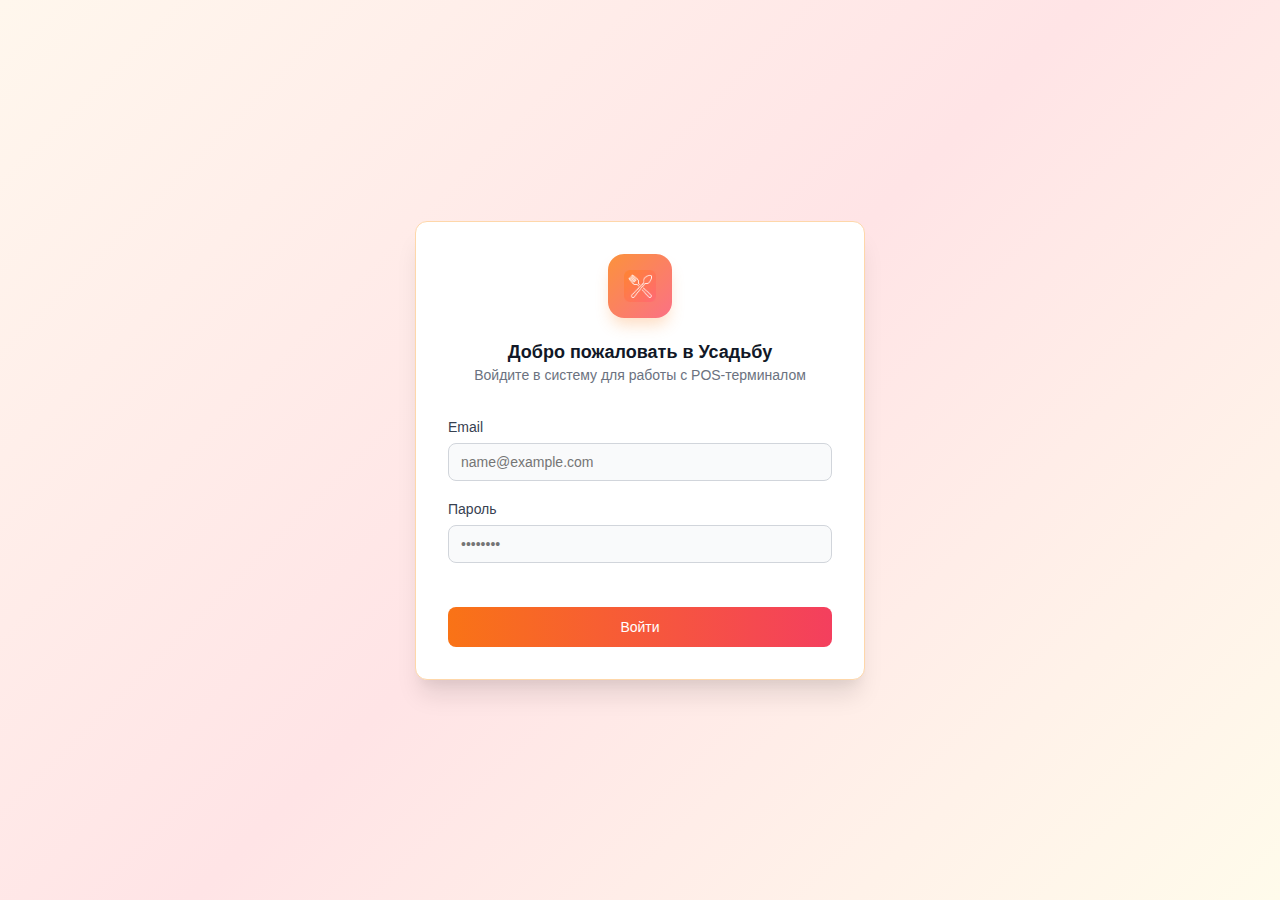
<file: index.html>
<!DOCTYPE html>
<html lang="en">
<head>
    <meta charset="UTF-8">
    <meta name="viewport" content="width=device-width, initial-scale=1.0">
    <link rel="stylesheet" href="css/style.css">
    <title>Вход - Ресторан Усадьба</title>
</head>
<body>
    <div class="auth-container">
    <div class="card auth-card">
        <div class="card-header">
            <div class="icon-wrapper">
                <img src="./icons/logo.png" alt="Logo" class="icon">
            </div>
            <h1 class="card-title">Добро пожаловать в Усадьбу</h1>
            <p class="card-description">Войдите в систему для работы с POS-терминалом</p>
        </div>

        <form id="loginForm" class="card-content">
            <div class="form-group">
                <label class="label" for="email">Email</label>
                <input 
                    class="input" 
                    type="email" 
                    id="email" 
                    placeholder="name@example.com" 
                    required
                />
            </div>

            <div class="form-group">
                <label class="label" for="password">Пароль</label>
                <input 
                    class="input" 
                    type="password" 
                    id="password" 
                    placeholder="••••••••" 
                    required
                />
            </div>
        </form>

        <div class="card-footer">
            <button type="submit" form="loginForm" class="button">Войти</button>
        </div>
    </div>
    </div>
    <script src="js/validation.js"></script>
    <script src="js/database.js"></script>
    <script src="js/script.js"></script>
</body>
</html>
</file>
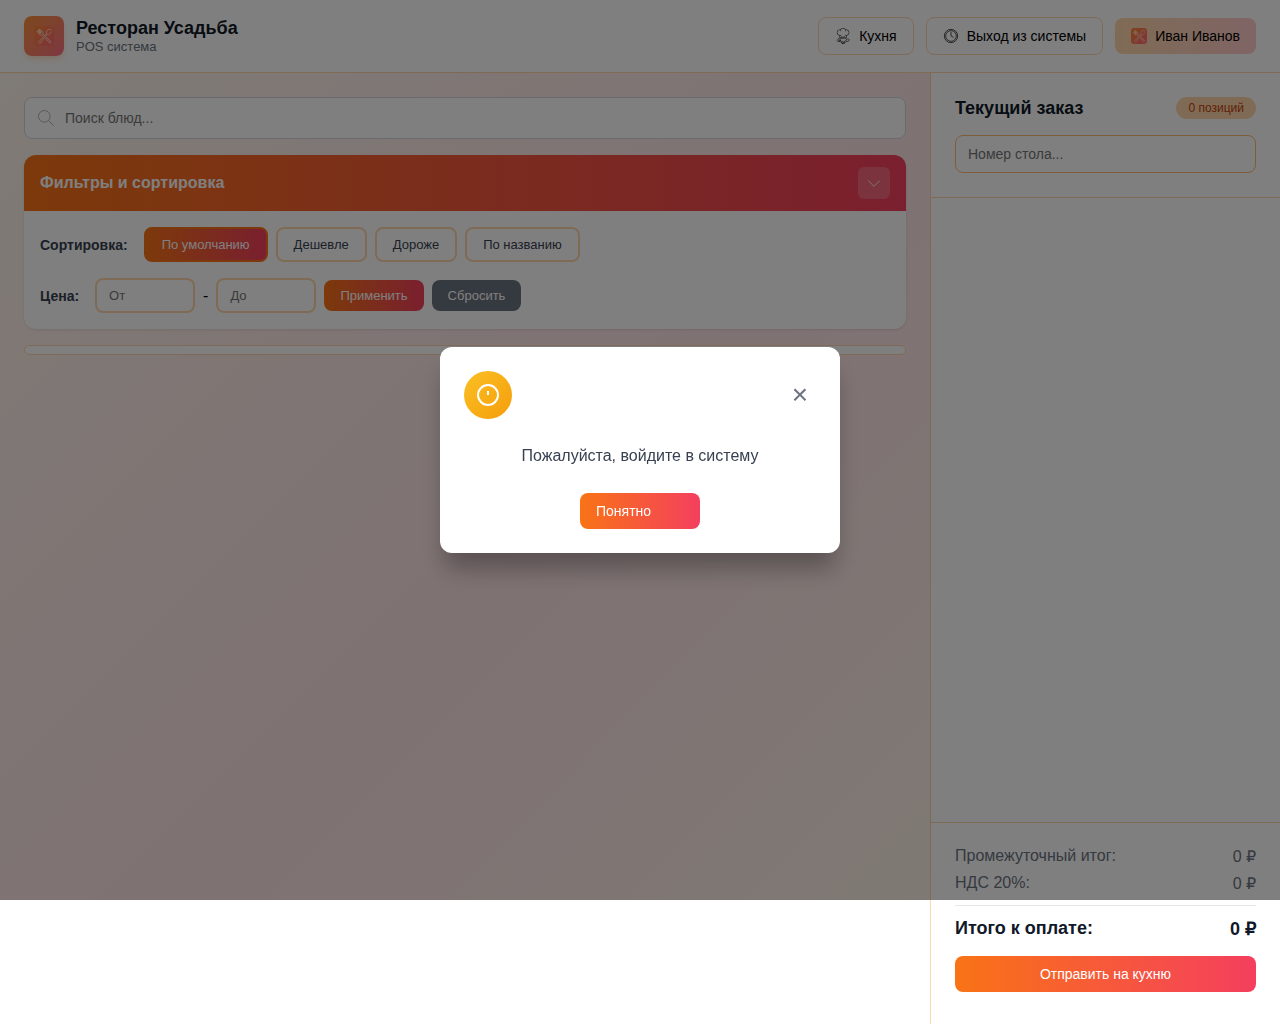
<file: admin.html>
<!DOCTYPE html>
<html lang="ru">
<head>
    <meta charset="UTF-8">
    <meta name="viewport" content="width=device-width, initial-scale=1.0">
    <title>Администрирование - Ресторан Усадьба</title>
    <link rel="stylesheet" href="css/style.css">
</head>
<body>
    
    <header class="header">
        <button class="back-button" onclick="goBack()">
            <svg width="16" height="16" viewBox="0 0 24 24" fill="none" stroke="currentColor" stroke-width="2">
                <line x1="19" y1="12" x2="5" y2="12"></line>
                <polyline points="12 19 5 12 12 5"></polyline>
            </svg>
            Назад
        </button>
        <div class="header-left">
            <div class="logo">
                <img src="./icons/admin.png" alt="Admin" width="20" height="20">
            </div>
            <div class="header-title">
                <h1>Администрирование</h1>
                <p>Управление меню и отчеты</p>
            </div>
        </div>
    </header>

    
    <div class="container">
        
        <div class="tabs" id="adminTabs">
            <button class="tab-btn active" data-tab="dishes">Управление блюдами</button>
            <button class="tab-btn" data-tab="staff">Управление сотрудниками</button>
            <button class="tab-btn" data-tab="reports">Отчеты</button>
        </div>

        
        <div id="dishesTab" class="tab-content active">
            <div class="admin-header">
                <h2>Управление блюдами</h2>
                <button class="button primary" id="addDishBtn">+ Добавить блюдо</button>
            </div>

            
            <div class="dishes-list" id="dishesList">
                
            </div>
        </div>

        
        <div id="staffTab" class="tab-content">
            <div class="admin-header">
                <h2>Управление сотрудниками</h2>
                <button class="button primary" id="addStaffBtn">+ Добавить сотрудника</button>
            </div>

            
            <div class="staff-list" id="staffList">
                
            </div>
        </div>

        
        <div id="reportsTab" class="tab-content">
            <div class="admin-header">
                <h2>Отчеты по выручке</h2>
                <div class="report-controls">
                    <input type="date" id="reportDateFrom" class="input">
                    <span>—</span>
                    <input type="date" id="reportDateTo" class="input">
                    <button class="button primary" id="generateReportBtn">Сформировать отчет</button>
                </div>
            </div>

            
            <div class="report-results" id="reportResults">
                <div class="empty-state">
                    <p>Выберите период и нажмите "Сформировать отчет"</p>
                </div>
            </div>
        </div>
    </div>

    
    <div id="dishModal" class="modal">
        <div class="modal-content">
            <div class="modal-header">
                <h3 id="modalTitle">Добавить блюдо</h3>
                <button class="modal-close" onclick="closeDishModal()">&times;</button>
            </div>
            <form id="dishForm" class="modal-body">
                <input type="hidden" id="dishId">
                <div class="form-group">
                    <label class="label" for="dishName">Название блюда</label>
                    <input class="input" type="text" id="dishName" required>
                </div>
                <div class="form-group">
                    <label class="label" for="dishPrice">Цена (₽)</label>
                    <input class="input" type="number" id="dishPrice" step="0.01" min="0" required>
                </div>
                <div class="form-group">
                    <label class="label" for="dishCategory">Категория</label>
                    <select class="select" id="dishCategory" required>
                        <option value="">Выберите категорию</option>
                        <option value="1">Холодные закуски</option>
                        <option value="2">Горячие закуски</option>
                        <option value="3">Основные блюда</option>
                        <option value="4">Десерты</option>
                        <option value="5">Напитки</option>
                    </select>
                </div>
                <div class="form-group">
                    <label class="label" for="dishImage">Изображение блюда</label>
                    <input class="input" type="file" id="dishImage" accept="image/*">
                    <div id="dishImagePreview" style="margin-top: 12px; display: none;">
                        <img id="dishImagePreviewImg" src="" alt="Превью" style="max-width: 200px; max-height: 200px; border-radius: 8px; border: 1px solid #fed7aa;">
                    </div>
                </div>
                <div class="form-group">
                    <label class="label">
                        <input type="checkbox" id="dishAvailable" checked>
                        Доступно для заказа
                    </label>
                </div>
                <div class="modal-footer">
                    <button type="button" class="button" onclick="closeDishModal()">Отмена</button>
                    <button type="submit" class="button primary">Сохранить</button>
                </div>
            </form>
        </div>
    </div>

    
    <div id="staffModal" class="modal">
        <div class="modal-content">
            <div class="modal-header">
                <h3 id="staffModalTitle">Добавить сотрудника</h3>
                <button class="modal-close" onclick="closeStaffModal()">&times;</button>
            </div>
            <form id="staffForm" class="modal-body">
                <input type="hidden" id="staffId">
                <div class="form-group">
                    <label class="label" for="staffName">ФИО</label>
                    <input class="input" type="text" id="staffName" placeholder="Иванов Иван Иванович" required>
                </div>
                <div class="form-group">
                    <label class="label" for="staffEmail">Email</label>
                    <input class="input" type="email" id="staffEmail" placeholder="user@usadba.local" required>
                </div>
                <div class="form-group">
                    <label class="label" for="staffLogin">Логин</label>
                    <input class="input" type="text" id="staffLogin" placeholder="ivanov" required>
                </div>
                <div class="form-group">
                    <label class="label" for="staffPassword">Пароль</label>
                    <input class="input" type="password" id="staffPassword" placeholder="••••••••" required>
                </div>
                <div class="form-group">
                    <label class="label" for="staffRole">Должность</label>
                    <select class="select" id="staffRole" required>
                        <option value="">Выберите должность</option>
                        <option value="1">Официант</option>
                        <option value="3">Повар</option>
                        <option value="4">Менеджер</option>
                        <option value="2">Администратор</option>
                    </select>
                </div>
                <div class="modal-footer">
                    <button type="button" class="button" onclick="closeStaffModal()">Отмена</button>
                    <button type="submit" class="button primary">Сохранить</button>
                </div>
            </form>
        </div>
    </div>

    
    <div id="alertModal" class="modal alert-modal">
        <div class="modal-content alert-modal-content">
            <div class="modal-header">
                <div class="alert-icon">
                    <svg width="24" height="24" viewBox="0 0 24 24" fill="none" stroke="currentColor" stroke-width="2">
                        <circle cx="12" cy="12" r="10"></circle>
                        <line x1="12" y1="8" x2="12" y2="12"></line>
                        <line x1="12" y1="16" x2="12.01" y2="16"></line>
                    </svg>
                </div>
                <button class="modal-close" onclick="closeAlertModal()">&times;</button>
            </div>
            <div class="modal-body">
                <p id="alertModalMessage" class="alert-message">Сообщение</p>
            </div>
            <div class="modal-footer">
                <button class="button primary" onclick="closeAlertModal()">Понятно</button>
            </div>
        </div>
    </div>

    
    <div id="confirmModal" class="modal confirm-modal">
        <div class="modal-content confirm-modal-content">
            <div class="modal-header">
                <div class="confirm-icon">
                    <svg width="24" height="24" viewBox="0 0 24 24" fill="none" stroke="currentColor" stroke-width="2">
                        <circle cx="12" cy="12" r="10"></circle>
                        <path d="M9 12l2 2 4-4"></path>
                    </svg>
                </div>
                <button class="modal-close" onclick="closeConfirmModal(false)">&times;</button>
            </div>
            <div class="modal-body">
                <p id="confirmModalMessage" class="confirm-message">Вы уверены?</p>
            </div>
            <div class="modal-footer">
                <button class="button secondary" onclick="closeConfirmModal(false)">Отмена</button>
                <button class="button primary" id="confirmModalBtn" onclick="closeConfirmModal(true)">Подтвердить</button>
            </div>
        </div>
    </div>

    <script src="js/validation.js"></script>
    <script src="js/database.js"></script>
    <script src="js/script.js"></script>
    <script src="js/admin.js"></script>
</body>
</html>
</file>
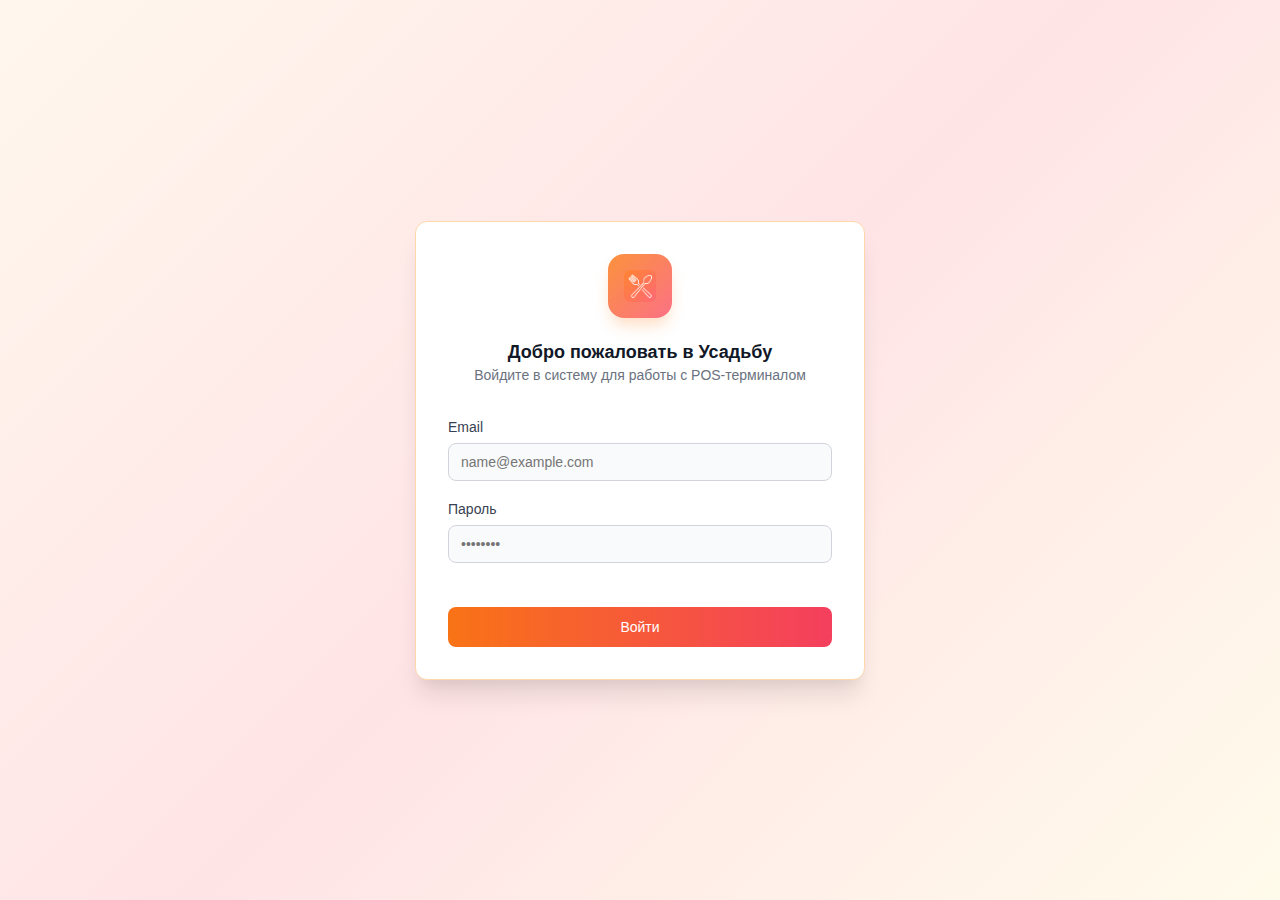
<file: kitchen.html>
<!DOCTYPE html>
<html lang="en">
<head>
    <meta charset="UTF-8">
    <meta name="viewport" content="width=device-width, initial-scale=1.0">
    <title>Кухня - Ресторан Усадьба</title>
    <link rel="stylesheet" href="css/style.css">
</head>
<body>
        
        <header class="header">
            <button class="back-button" onclick="goBack()">
                <svg width="16" height="16" viewBox="0 0 24 24" fill="none" stroke="currentColor" stroke-width="2">
                    <line x1="19" y1="12" x2="5" y2="12"></line>
                    <polyline points="12 19 5 12 12 5"></polyline>
                </svg>
                Назад
            </button>
            <div class="header-title">
                <div class="logo">
                    <img src="./icons/chef.png" alt="Chef" width="20" height="20">
                </div>
                <h1>Кухня - Активные заказы</h1>
            </div>
            <span class="badge" id="totalOrdersBadge">0 заказов</span>
        </header>
    
        
        <div class="container">
            
            <div class="filters">
                <button class="filter-btn active" onclick="filterOrders('all')">
                    Все (<span id="countAll">0</span>)
                </button>
                <button class="filter-btn orange" onclick="filterOrders('pending')">
                    Ожидают (<span id="countPending">0</span>)
                </button>
                <button class="filter-btn blue" onclick="filterOrders('preparing')">
                    Готовятся (<span id="countPreparing">0</span>)
                </button>
                <button class="filter-btn green" onclick="filterOrders('ready')">
                    Готовы (<span id="countReady">0</span>)
                </button>
            </div>
    
            
            <div class="orders-grid" id="ordersGrid">
                <div class="empty-state">
                    <svg class="empty-state-icon" viewBox="0 0 24 24" fill="none" stroke="currentColor" stroke-width="2">
                        <path d="M6 13.87A4 4 0 0 1 7.41 6a5.11 5.11 0 0 1 1.05-1.54 5 5 0 0 1 7.08 0A5.11 5.11 0 0 1 16.59 6 4 4 0 0 1 18 13.87V21H6Z"/>
                        <line x1="6" y1="17" x2="18" y2="17"/>
                    </svg>
                    <p>Нет активных заказов</p>
                </div>
            </div>
        </div>
    <script src="js/validation.js"></script>
    <script src="js/database.js"></script>
    <script src="js/script.js"></script>
</body>
</html>
</file>
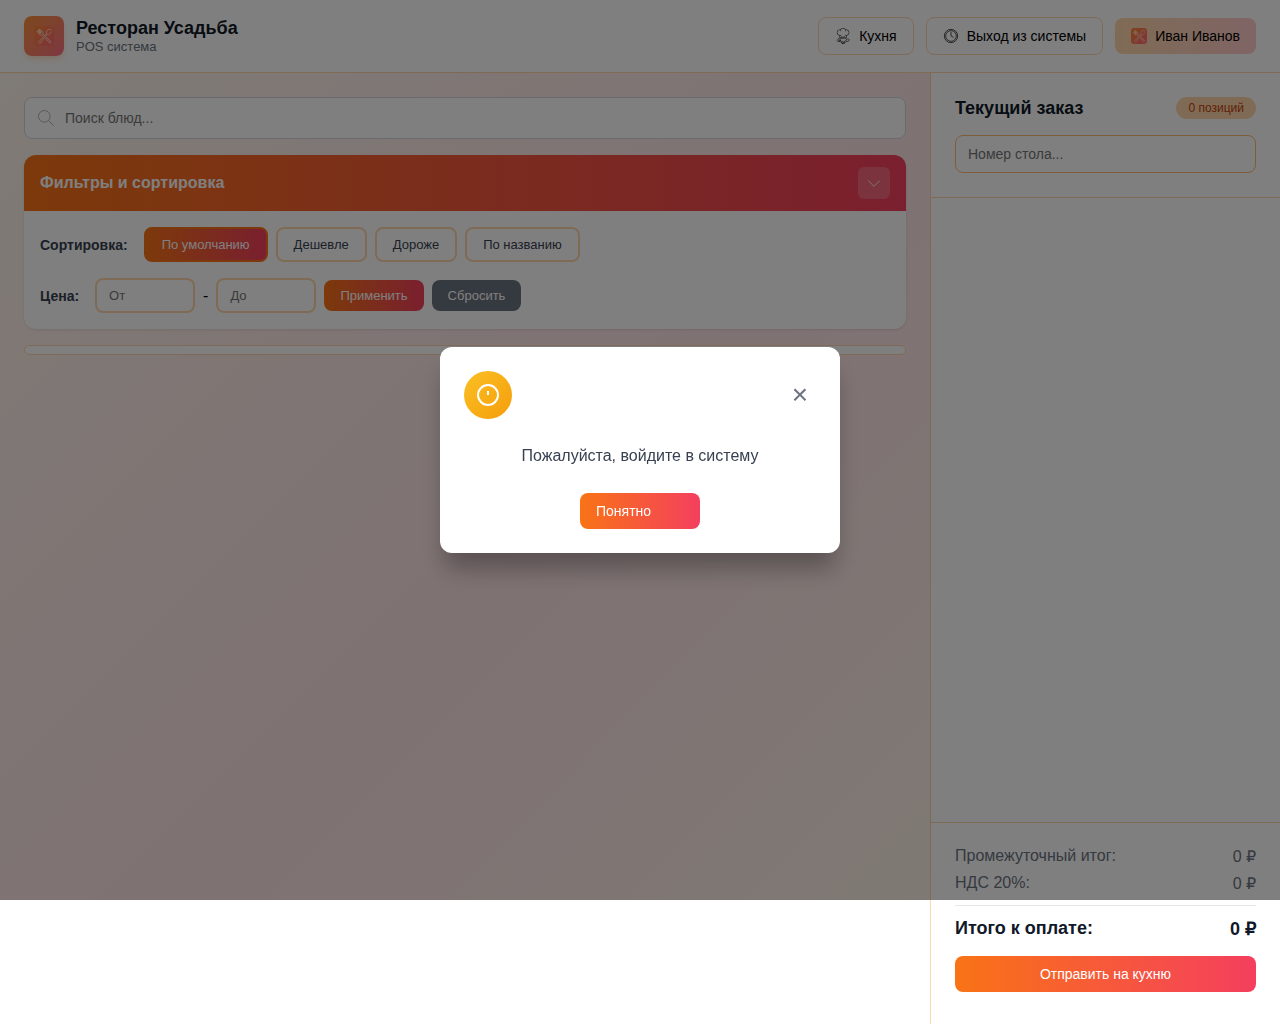
<file: main.html>
<!DOCTYPE html>
<html lang="en">
<head>
    <meta charset="UTF-8">
    <meta name="viewport" content="width=device-width, initial-scale=1.0">
    <title>Главная - Ресторан Усадьба</title>
    <link rel="stylesheet" href="css/style.css">
</head>
<body>
        <header class="header">
            <div class="header-left">
                <div class="logo">
                    <img src="./icons/logo.png" alt="Logo" width="20" height="20">
                </div>
                <div class="header-title">
                    <h1>Ресторан Усадьба</h1>
                    <p>POS система</p>
                </div>
            </div>
            <div class="header-right">
                <button class="button" id="goKitchen">
                    <img src="./icons/chef.png" alt="Kitchen" width="16" height="16">
                    Кухня
                </button>
                <button class="button" id="logoutBtn">
                    <svg width="16" height="16" viewBox="0 0 24 24" fill="none" stroke="currentColor">
                        <path d="M12 2a10 10 0 1010 10A10 10 0 0012 2zm0 18a8 8 0 118-8 8 8 0 01-8 8z"/>
                        <path d="M12 6v6l4 2"/>
                    </svg>
                    Выход из системы
                </button>
                <button class="button user-button" id="goProfile">
                    <img src="./icons/logo.png" alt="Profile" width="16" height="16">
                    Иван Иванов
                </button>
            </div>
        </header>
    
        
        <div class="main-container">
            
            <main class="content">
                
                <div class="search-wrapper">
                    <input type="text" class="search-input" placeholder="Поиск блюд...">
                    <svg class="search-icon" viewBox="0 0 24 24" fill="none" stroke="currentColor">
                        <path d="M21 21l-6-6m2-5a7 7 0 11-14 0 7 7 0 0114 0z"/>
                    </svg>
                </div>

                <div class="filter-container">
                    <div class="filter-header">
                        <h3 class="filter-title">Фильтры и сортировка</h3>
                        <button class="toggle-filter-btn" id="toggleFilters">
                            <svg class="filter-icon" width="20" height="20" viewBox="0 0 24 24" fill="none" stroke="currentColor">
                                <path d="M19 9l-7 7-7-7"/>
                            </svg>
                        </button>
                    </div>
                    <div class="filter-controls" id="filterControls">
                        <div class="sort-buttons">
                            <span class="filter-label">Сортировка:</span>
                            <button class="sort-btn active" data-sort="default">По умолчанию</button>
                            <button class="sort-btn" data-sort="price-asc">Дешевле</button>
                            <button class="sort-btn" data-sort="price-desc">Дороже</button>
                            <button class="sort-btn" data-sort="name">По названию</button>
                        </div>
                        <div class="price-filter">
                            <span class="filter-label">Цена:</span>
                            <input type="number" class="price-input" id="minPrice" placeholder="От" min="0">
                            <span>-</span>
                            <input type="number" class="price-input" id="maxPrice" placeholder="До" min="0">
                            <button class="button-small" id="applyPriceFilter">Применить</button>
                            <button class="button-small secondary" id="resetPriceFilter">Сбросить</button>
                        </div>
                    </div>
                </div>
    
                
                <div class="categories">
                    
                </div>
    
                
                <div class="menu-grid">
                    
                </div>
            </main>
    
            
            <aside class="sidebar">
                <div class="sidebar-header">
                    <div class="sidebar-title">
                        <h2>Текущий заказ</h2>
                        <div class="badge" id="ordersCountBadge">0 позиций</div>
                    </div>
                    <input type="text" class="table-input" placeholder="Номер стола...">
                    <div id="tableOrderInfo" class="table-order-info" style="display: none;"></div>
                </div>
    
                <div class="sidebar-content" id="ordersList"></div>
    
                <div class="sidebar-footer">
                    <div class="total-row">
                        <span>Промежуточный итог:</span>
                        <span id="subtotalValue">0 ₽</span>
                    </div>
                    <div class="total-row">
                        <span>НДС 20%:</span>
                        <span id="vatValue">0 ₽</span>
                    </div>
                    <div class="total-row final">
                        <span>Итого к оплате:</span>
                        <span id="totalValue">0 ₽</span>
                    </div>
    
                    <div class="action-buttons">
                        <button class="button primary" id="sendToKitchenBtn">Отправить на кухню</button>
                    </div>
                </div>
            </aside>
        </div>

    
    <div id="alertModal" class="modal alert-modal">
        <div class="modal-content alert-modal-content">
            <div class="modal-header">
                <div class="alert-icon">
                    <svg width="24" height="24" viewBox="0 0 24 24" fill="none" stroke="currentColor" stroke-width="2">
                        <circle cx="12" cy="12" r="10"></circle>
                        <line x1="12" y1="8" x2="12" y2="12"></line>
                        <line x1="12" y1="16" x2="12.01" y2="16"></line>
                    </svg>
                </div>
                <button class="modal-close" onclick="closeAlertModal()">&times;</button>
            </div>
            <div class="modal-body">
                <p id="alertModalMessage" class="alert-message">Сообщение</p>
            </div>
            <div class="modal-footer">
                <button class="button primary" onclick="closeAlertModal()">Понятно</button>
            </div>
        </div>
    </div>

    
    <div id="confirmModal" class="modal confirm-modal">
        <div class="modal-content confirm-modal-content">
            <div class="modal-header">
                <div class="confirm-icon">
                    <svg width="24" height="24" viewBox="0 0 24 24" fill="none" stroke="currentColor" stroke-width="2">
                        <circle cx="12" cy="12" r="10"></circle>
                        <path d="M9 12l2 2 4-4"></path>
                    </svg>
                </div>
                <button class="modal-close" onclick="closeConfirmModal(false)">&times;</button>
            </div>
            <div class="modal-body">
                <p id="confirmModalMessage" class="confirm-message">Вы уверены?</p>
            </div>
            <div class="modal-footer">
                <button class="button secondary" onclick="closeConfirmModal(false)">Отмена</button>
                <button class="button primary" id="confirmModalBtn" onclick="closeConfirmModal(true)">Подтвердить</button>
            </div>
        </div>
    </div>

    
    <div id="paymentModal" class="modal">
        <div class="modal-content">
            <div class="modal-header">
                <h2>Выберите способ оплаты</h2>
                <button class="modal-close" onclick="closePaymentModal()">&times;</button>
            </div>
            <div class="modal-body">
                <div class="payment-methods">
                    <button class="payment-method-btn" data-method="cash" onclick="selectPaymentMethod('cash')">
                        <svg viewBox="0 0 24 24" fill="none" stroke="currentColor" stroke-width="2">
                            <rect x="1" y="4" width="22" height="16" rx="2" ry="2"></rect>
                            <line x1="1" y1="10" x2="23" y2="10"></line>
                        </svg>
                        <span>Наличные</span>
                    </button>
                    <button class="payment-method-btn" data-method="card" onclick="selectPaymentMethod('card')">
                        <svg viewBox="0 0 24 24" fill="none" stroke="currentColor" stroke-width="2">
                            <rect x="1" y="4" width="22" height="16" rx="2" ry="2"></rect>
                            <line x1="1" y1="10" x2="23" y2="10"></line>
                        </svg>
                        <span>Банковская карта</span>
                    </button>
                    <button class="payment-method-btn" data-method="online" onclick="selectPaymentMethod('online')">
                        <svg viewBox="0 0 24 24" fill="none" stroke="currentColor" stroke-width="2">
                            <circle cx="12" cy="12" r="10"></circle>
                            <polyline points="12 6 12 12 16 14"></polyline>
                        </svg>
                        <span>Онлайн оплата</span>
                    </button>
                </div>
                <div class="payment-summary">
                    <div class="payment-total">
                        <span>К оплате:</span>
                        <span id="paymentTotalAmount" class="payment-amount">0 ₽</span>
                    </div>
                </div>
            </div>
            <div class="modal-footer">
                <button class="button secondary" onclick="closePaymentModal()">Отмена</button>
                <button class="button green" id="confirmPaymentBtn" onclick="confirmPayment()" disabled>Подтвердить оплату</button>
            </div>
        </div>
    </div>

    <script src="js/validation.js"></script>
    <script src="js/database.js"></script>
    <script src="js/script.js"></script>
</body>
</html>
</file>
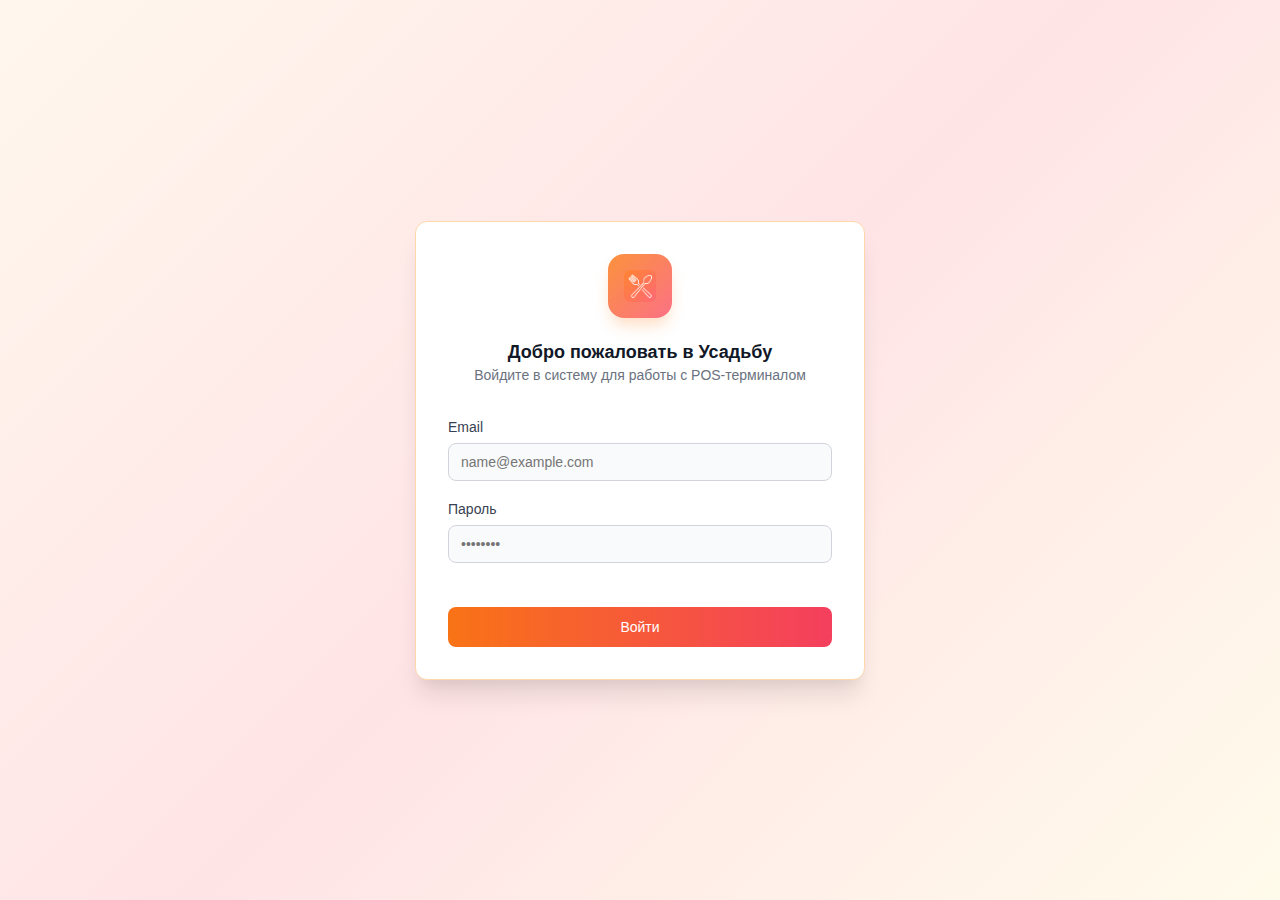
<file: profile.html>
<!DOCTYPE html>
<html lang="en">
<head>
    <meta charset="UTF-8">
    <meta name="viewport" content="width=device-width, initial-scale=1.0">
    <title>Профиль - Ресторан Усадьба</title>
    <link rel="stylesheet" href="css/style.css">
</head>
<body>
    
    <header class="header">
        <button class="back-button" onclick="goBack()">
            <svg width="16" height="16" viewBox="0 0 24 24" fill="none" stroke="currentColor" stroke-width="2">
                <line x1="19" y1="12" x2="5" y2="12"></line>
                <polyline points="12 19 5 12 12 5"></polyline>
            </svg>
            Назад
        </button>
        <div class="header-left" style="gap: 12px;">
            <div class="logo">
                <img src="./icons/logo.png" alt="Logo" width="20" height="20">
            </div>
            <div class="header-title">
                <h1>Ресторан Усадьба</h1>
                <p>POS-система</p>
            </div>
        </div>
        <div style="width: 80px;"></div>
    </header>

    
    <div class="container">
        
        <div class="card profile-card">
            <div class="profile-row">
                <div class="profile-left">
                    <div class="avatar-wrapper">
                        <div class="avatar" id="avatarInitials">ИИ</div>
                        <button class="avatar-upload-btn" onclick="document.getElementById('avatarInput').click()" title="Изменить фото">
                            <svg width="16" height="16" viewBox="0 0 24 24" fill="none" stroke="currentColor" stroke-width="2">
                                <path d="M23 19a2 2 0 0 1-2 2H3a2 2 0 0 1-2-2V8a2 2 0 0 1 2-2h4l2-3h6l2 3h4a2 2 0 0 1 2 2z"></path>
                                <circle cx="12" cy="13" r="4"></circle>
                            </svg>
                        </button>
                        <input type="file" id="avatarInput" accept="image/*" style="display: none;" onchange="uploadAvatar(this)">
                    </div>
                    <div>
                        <div class="profile-name-row">
                            <h2 id="userName">Иван Иванов</h2>
                            <span class="badge" id="userRoleBadge">Официант</span>
                        </div>
                        <div class="profile-meta-row">
                            <div class="meta-item">
                                <span class="dot"></span>
                                <span id="userEmail">ivan.ivanov@usadba.ru</span>
                            </div>
                        </div>
                    </div>
                </div>
            </div>
        </div>

        
        <div class="stats-grid">
            <div class="stat-card">
                <div class="stat-header">
                    <svg class="stat-icon" style="stroke: #ea580c;" viewBox="0 0 24 24">
                        <line x1="16.5" y1="9.4" x2="7.5" y2="4.21"></line>
                        <path d="M21 16V8a2 2 0 0 0-1-1.73l-7-4a2 2 0 0 0-2 0l-7 4A2 2 0 0 0 3 8v8a2 2 0 0 0 1 1.73l7 4a2 2 0 0 0 2 0l7-4A2 2 0 0 0 21 16z"></path>
                        <polyline points="3.27 6.96 12 12.01 20.73 6.96"></polyline>
                        <line x1="12" y1="22.08" x2="12" y2="12"></line>
                    </svg>
                    <span class="stat-change">+12%</span>
                </div>
                <p class="stat-label">Обработано заказов</p>
                <p class="stat-value">248</p>
            </div>

            <div class="stat-card">
                <div class="stat-header">
                    <svg class="stat-icon" style="stroke: #f43f5e;" viewBox="0 0 24 24">
                        <line x1="12" y1="1" x2="12" y2="23"></line>
                        <path d="M17 5H9.5a3.5 3.5 0 0 0 0 7h5a3.5 3.5 0 0 1 0 7H6"></path>
                    </svg>
                    <span class="stat-change">+8%</span>
                </div>
                <p class="stat-label">Общая сумма</p>
                <p class="stat-value">₽ 458,320</p>
            </div>

            <div class="stat-card">
                <div class="stat-header">
                    <svg class="stat-icon" style="stroke: #f59e0b;" viewBox="0 0 24 24">
                        <circle cx="12" cy="12" r="10"></circle>
                        <polyline points="12 6 12 12 16 14"></polyline>
                    </svg>
                    <span class="stat-change">+5%</span>
                </div>
                <p class="stat-label">Рабочих часов</p>
                <p class="stat-value">156</p>
            </div>

            <div class="stat-card">
                <div class="stat-header">
                    <svg class="stat-icon" style="stroke: #f97316;" viewBox="0 0 24 24">
                        <polyline points="22 12 18 12 15 21 9 3 6 12 2 12"></polyline>
                    </svg>
                    <span class="stat-change">+3%</span>
                </div>
                <p class="stat-label">Средний чек</p>
                <p class="stat-value">₽ 1,847</p>
            </div>
        </div>

        
        <div class="orders-section" style="margin-top: 32px;">
            <h2 class="section-title">Мои заказы</h2>
            
            
            <div class="orders-tabs">
                <button class="orders-tab active" data-tab="pending" onclick="switchOrdersTab('pending')">
                    <svg width="20" height="20" viewBox="0 0 24 24" fill="none" stroke="currentColor" stroke-width="2">
                        <circle cx="12" cy="12" r="10"></circle>
                        <polyline points="12 6 12 12 16 14"></polyline>
                    </svg>
                    Ожидают оплаты
                    <span class="tab-badge" id="pendingOrdersCount">0</span>
                </button>
                <button class="orders-tab" data-tab="paid" onclick="switchOrdersTab('paid')">
                    <svg width="20" height="20" viewBox="0 0 24 24" fill="none" stroke="currentColor" stroke-width="2">
                        <polyline points="20 6 9 17 4 12"></polyline>
                    </svg>
                    Оплачено
                    <span class="tab-badge" id="paidOrdersCount">0</span>
                </button>
            </div>

            
            <div class="orders-tab-content active" id="pendingOrdersContent">
                <div class="active-orders-grid" id="activeOrdersGrid">
                    
                </div>
            </div>

            
            <div class="orders-tab-content" id="paidOrdersContent">
                <div class="active-orders-grid" id="paidOrdersGrid">
                    
                </div>
            </div>
        </div>
    </div>
    <script src="js/validation.js"></script>
    <script src="js/database.js"></script>
    <script src="js/script.js"></script>
    <script>
        let currentUserId = null;

        // Функция для загрузки аватара
        async function uploadAvatar(input) {
            const file = input.files[0];
            if (!file) return;

            // Проверка размера файла (макс 5MB)
            if (file.size > 5 * 1024 * 1024) {
                alert('Файл слишком большой! Максимальный размер: 5MB');
                return;
            }

            // Проверка типа файла
            if (!file.type.startsWith('image/')) {
                alert('Пожалуйста, выберите изображение');
                return;
            }

            try {
                // Читаем файл как base64
                const reader = new FileReader();
                reader.onload = async function(e) {
                    const base64Image = e.target.result;
                    
                    // Сохраняем в БД
                    if (!window.db || !window.db.db) {
                        alert('База данных не инициализирована');
                        return;
                    }

                    if (!currentUserId) {
                        alert('Ошибка: ID пользователя не определён');
                        return;
                    }

                    const user = window.db.findById('users', currentUserId);
                    if (!user) {
                        alert('Пользователь не найден');
                        return;
                    }

                    // Обновляем пользователя
                    user.avatar = base64Image;
                    const updated = window.db.update('users', currentUserId, user);
                    
                    if (updated) {
                        console.log('✅ Аватар успешно обновлён');
                        // Обновляем отображение
                        updateAvatarDisplay(base64Image);
                    } else {
                        alert('Не удалось сохранить аватар');
                    }
                };
                reader.readAsDataURL(file);
            } catch (error) {
                console.error('Ошибка при загрузке аватара:', error);
                alert('Ошибка при загрузке файла');
            }
        }

        // Функция для обновления отображения аватара
        function updateAvatarDisplay(avatarUrl) {
            const avatarElement = document.getElementById('avatarInitials');
            if (avatarElement && avatarUrl) {
                avatarElement.style.backgroundImage = `url(${avatarUrl})`;
                avatarElement.style.backgroundSize = 'cover';
                avatarElement.textContent = ''; // Убираем инициалы/иконки
            }
        }

        // Функция для получения инициалов
        function getInitials(name) {
            if (!name) return '??';
            const parts = name.trim().split(' ');
            if (parts.length >= 2) {
                return (parts[0][0] + parts[1][0]).toUpperCase();
            }
            return name.substring(0, 2).toUpperCase();
        }

        // Инициализация профиля
        async function initProfile() {
            // Ждем инициализации БД
            if (!window.dbInitialized) {
                await window.initializeDatabase();
            }

            // Получаем userId из URL
            const urlParams = new URLSearchParams(window.location.search);
            currentUserId = parseInt(urlParams.get('userId'));

            if (!currentUserId) {
                alert('Ошибка: не указан пользователь');
                return;
            }

            const user = window.db.findById('users', currentUserId);
            if (!user) {
                alert('Пользователь не найден');
                return;
            }

            // Загружаем роль
            const role = window.db.findById('roles', user.role_id);

            // Обновляем UI
            document.getElementById('userName').textContent = user.name || 'Пользователь';
            document.getElementById('userEmail').textContent = user.email || 'Не указан';
            document.getElementById('userRoleBadge').textContent = role ? role.name : 'Роль не определена';

            // Обновляем аватар
            const avatarElement = document.getElementById('avatarInitials');
            if (user.avatar) {
                // Показываем загруженное фото
                avatarElement.style.backgroundImage = `url(${user.avatar})`;
                avatarElement.textContent = '';
            } else if (user.role_id === 2) {
                // Администратор - показываем иконку admin
                avatarElement.style.backgroundImage = `url('./icons/admin.png')`;
                avatarElement.style.backgroundSize = 'cover';
                avatarElement.textContent = '';
            } else if (user.role_id === 3) {
                // Повар - показываем иконку chef
                avatarElement.style.backgroundImage = `url('./icons/chef.png')`;
                avatarElement.style.backgroundSize = 'cover';
                avatarElement.textContent = '';
            } else {
                // Остальные роли - показываем logo
                avatarElement.style.backgroundImage = `url('./icons/logo.png')`;
                avatarElement.style.backgroundSize = 'cover';
                avatarElement.textContent = '';
            }

            console.log('✅ Профиль загружен:', user);
        }

        // Функция для возврата назад
        function goBack() {
            if (!currentUserId) {
                window.location.href = 'main.html';
                return;
            }

            // Получаем данные пользователя из БД
            const user = window.db.findById('users', currentUserId);
            if (user) {
                const userRole = window.db.findById('roles', user.role_id);
                const roleCode = userRole ? userRole.code : 'waiter';
                
                // Формируем URL с полными данными
                const params = new URLSearchParams({
                    userId: user.id,
                    name: user.name,
                    email: user.email,
                    role: roleCode
                });
                window.location.href = `main.html?${params.toString()}`;
            } else {
                window.location.href = 'main.html';
            }
        }

        // Функция переключения вкладок
        window.switchOrdersTab = function(tab) {
            // Переключаем активную вкладку
            document.querySelectorAll('.orders-tab').forEach(btn => {
                btn.classList.remove('active');
            });
            document.querySelector(`.orders-tab[data-tab="${tab}"]`).classList.add('active');

            // Переключаем контент
            document.querySelectorAll('.orders-tab-content').forEach(content => {
                content.classList.remove('active');
            });
            document.getElementById(`${tab}OrdersContent`).classList.add('active');
        };

        // Функция для загрузки активных заказов
        function loadActiveOrders() {
            if (!currentUserId || !window.db || !window.db.db) {
                return;
            }

            const activeOrdersGrid = document.getElementById('activeOrdersGrid');
            const pendingCountBadge = document.getElementById('pendingOrdersCount');
            
            if (!activeOrdersGrid) return;

            // Получаем все заказы текущего пользователя с неоплаченными счетами
            const allOrders = window.db.getAll('orders');
            const allBills = window.db.getAll('bills');
            
            // Находим заказы, которые еще не оплачены
            const activeOrders = allOrders.filter(order => {
                // Проверяем, что заказ создан текущим пользователем
                if (order.user_id !== currentUserId) return false;
                
                // Проверяем, что у заказа есть счет и он не оплачен
                const orderBill = allBills.find(bill => bill.order_id === order.id);
                return !orderBill || orderBill.status_id === 1; // 1 = НЕ_ОПЛАЧЕН
            });

            // Обновляем счетчик
            if (pendingCountBadge) {
                pendingCountBadge.textContent = activeOrders.length;
            }

            // Показываем/скрываем секцию
            if (activeOrders.length === 0) {
                activeOrdersGrid.innerHTML = `
                    <div style="text-align: center; padding: 40px; color: #6b7280;">
                        <svg width="64" height="64" viewBox="0 0 24 24" fill="none" stroke="currentColor" stroke-width="1.5" style="margin: 0 auto 16px; opacity: 0.3;">
                            <circle cx="12" cy="12" r="10"></circle>
                            <line x1="12" y1="8" x2="12" y2="12"></line>
                            <line x1="12" y1="16" x2="12.01" y2="16"></line>
                        </svg>
                        <p>У вас нет активных заказов</p>
                    </div>
                `;
                return;
            }

            // Рендерим заказы
            activeOrdersGrid.innerHTML = activeOrders.map(order => {
                const table = window.db.findById('tables', order.table_id);
                const status = window.db.findById('order_status', order.status_id);
                const items = window.db.getOrderItems(order.id);
                const total = window.db.calculateOrderTotal(order.id);

                return `
                    <div class="active-order-card">
                        <div class="active-order-header">
                            <div class="active-order-info">
                                <div class="active-order-number">Заказ #${order.id}</div>
                                <div class="active-order-table">Стол ${table ? table.number : '?'}</div>
                            </div>
                            <span class="active-order-status">${status ? status.name : 'Неизвестно'}</span>
                        </div>
                        <div class="active-order-items">
                            ${items.map(item => {
                                const dish = window.db.findById('dishes', item.dish_id);
                                return `
                                    <div class="active-order-item">
                                        <span class="active-order-item-name">${dish ? dish.name : 'Блюдо'}</span>
                                        <span class="active-order-item-qty">x${item.count}</span>
                                        <span class="active-order-item-price">${window.formatMoney(item.price * item.count)}</span>
                                    </div>
                                `;
                            }).join('')}
                        </div>
                        <div class="active-order-footer">
                            <div class="active-order-total">${window.formatMoney(total)}</div>
                            <button class="active-order-pay-btn" onclick="payActiveOrder(${order.id}, ${total})">Оплатить</button>
                        </div>
                    </div>
                `;
            }).join('');

            console.log(`✅ Загружено ${activeOrders.length} активных заказов`);
        }

        // Функция для загрузки оплаченных заказов
        function loadPaidOrders() {
            if (!currentUserId || !window.db || !window.db.db) {
                return;
            }

            const paidOrdersGrid = document.getElementById('paidOrdersGrid');
            const paidCountBadge = document.getElementById('paidOrdersCount');
            
            if (!paidOrdersGrid) return;

            // Получаем все заказы текущего пользователя с оплаченными счетами
            const allOrders = window.db.getAll('orders');
            const allBills = window.db.getAll('bills');
            
            // Находим заказы, которые оплачены
            const paidOrders = allOrders.filter(order => {
                // Проверяем, что заказ создан текущим пользователем
                if (order.user_id !== currentUserId) return false;
                
                // Проверяем, что у заказа есть счет и он оплачен
                const orderBill = allBills.find(bill => bill.order_id === order.id);
                return orderBill && orderBill.status_id === 2; // 2 = ОПЛАЧЕН
            }).sort((a, b) => b.id - a.id); // Сортируем по убыванию ID (новые сначала)

            // Обновляем счетчик
            if (paidCountBadge) {
                paidCountBadge.textContent = paidOrders.length;
            }

            // Показываем/скрываем секцию
            if (paidOrders.length === 0) {
                paidOrdersGrid.innerHTML = `
                    <div style="text-align: center; padding: 40px; color: #6b7280;">
                        <svg width="64" height="64" viewBox="0 0 24 24" fill="none" stroke="currentColor" stroke-width="1.5" style="margin: 0 auto 16px; opacity: 0.3;">
                            <polyline points="20 6 9 17 4 12"></polyline>
                        </svg>
                        <p>У вас пока нет оплаченных заказов</p>
                    </div>
                `;
                return;
            }

            // Рендерим заказы
            paidOrdersGrid.innerHTML = paidOrders.map(order => {
                const table = window.db.findById('tables', order.table_id);
                const status = window.db.findById('order_status', order.status_id);
                const items = window.db.getOrderItems(order.id);
                const total = window.db.calculateOrderTotal(order.id);
                const bill = allBills.find(b => b.order_id === order.id);
                
                // Форматируем дату
                const orderDate = order.created_at ? new Date(order.created_at).toLocaleString('ru-RU', {
                    day: '2-digit',
                    month: '2-digit',
                    year: 'numeric',
                    hour: '2-digit',
                    minute: '2-digit'
                }) : 'Дата неизвестна';

                return `
                    <div class="active-order-card paid-order-card">
                        <div class="active-order-header">
                            <div class="active-order-info">
                                <div class="active-order-number">Заказ #${order.id}</div>
                                <div class="active-order-table">Стол ${table ? table.number : '?'} • ${orderDate}</div>
                            </div>
                            <span class="active-order-status paid-status">✓ Оплачено</span>
                        </div>
                        <div class="active-order-items">
                            ${items.map(item => {
                                const dish = window.db.findById('dishes', item.dish_id);
                                return `
                                    <div class="active-order-item">
                                        <span class="active-order-item-name">${dish ? dish.name : 'Блюдо'}</span>
                                        <span class="active-order-item-qty">x${item.count}</span>
                                        <span class="active-order-item-price">${window.formatMoney(item.price * item.count)}</span>
                                    </div>
                                `;
                            }).join('')}
                        </div>
                        <div class="active-order-footer">
                            <div class="active-order-total">${window.formatMoney(total)}</div>
                            <div class="paid-order-method">
                                ${bill && bill.payment_method ? getPaymentMethodIcon(bill.payment_method) : '💳'}
                            </div>
                        </div>
                    </div>
                `;
            }).join('');

            console.log(`✅ Загружено ${paidOrders.length} оплаченных заказов`);
        }

        // Функция для получения иконки способа оплаты
        function getPaymentMethodIcon(method) {
            const icons = {
                'cash': '💵 Наличные',
                'card': '💳 Карта',
                'online': '🌐 Онлайн'
            };
            return icons[method] || '💳 Карта';
        }

        // Функция оплаты активного заказа
        window.payActiveOrder = function(orderId, total) {
            // Сохраняем данные и переходим на главную страницу для оплаты
            const urlParams = new URLSearchParams(window.location.search);
            const userId = urlParams.get('userId');
            
            if (!userId) {
                showAlert('Ошибка: не указан пользователь');
                return;
            }

            // Переходим на главную страницу с параметром для оплаты заказа
            const user = window.db.findById('users', currentUserId);
            if (user) {
                const userRole = window.db.findById('roles', user.role_id);
                const roleCode = userRole ? userRole.code : 'waiter';
                
                const params = new URLSearchParams({
                    userId: user.id,
                    name: user.name,
                    email: user.email,
                    role: roleCode,
                    payOrderId: orderId
                });
                window.location.href = `main.html?${params.toString()}`;
            }
        };

        // Загружаем профиль и заказы при загрузке страницы
        document.addEventListener('DOMContentLoaded', async () => {
            await initProfile();
            loadActiveOrders();
            loadPaidOrders();
            
            // Обновляем при изменении БД
            window.addEventListener('databaseUpdated', () => {
                loadActiveOrders();
                loadPaidOrders();
            });
        });
    </script>
</body>
</html>
</file>
<file: css/style.css>
* {
    margin: 0px;
    padding: 0px;
    box-sizing: border-box;
}
body {
    font-family: -apple-system, BlinkMacSystemFont, 'Segoe UI', Roboto, 'Helvetica Neue', Arial, sans-serif;
    background: linear-gradient(135deg, #FFF7ED 0%, #FFE4E6 50%, #FFFBEB 100%);
    background-attachment: fixed;
    background-size: cover;
    min-height: 100vh;
    min-width: 320px; 
    overflow-x: hidden; 
}
@media (min-width: 1440px) {
    body {
        min-width: 1440px;
    }
}
.card {
    background: white;
    border-radius: 12px;
    box-shadow: 0px 20px 25px -5px rgba(0, 0, 0, 0.1), 0px 10px 10px -5px rgba(0, 0, 0, 0.04);
    border: 1px solid #fed7aa;
}
.button {
    padding: 10px 16px;
    border: 1px solid #fed7aa;
    background: white;
    border-radius: 8px;
    font-size: 14px;
    font-weight: 500;
    cursor: pointer;
    transition: all 0.2s;
    display: flex;
    align-items: center;
    gap: 8px;
}
.button:hover {
    background: #fff7ed;
}
.button.primary {
    background: linear-gradient(to right, #f97316 0%, #f43f5e 100%);
    color: white;
    border: none;
}
.button.primary:hover {
    background: linear-gradient(to right, #ea580c 0%, #e11d48 100%);
}
.input, .select {
    width: 100%;
    padding: 10px 12px;
    border: 1px solid #d1d5db;
    border-radius: 8px;
    font-size: 14px;
    transition: all 0.2s;
    background: #f9fafb;
}
.input:focus, .select:focus {
    outline: none;
    border-color: #fb923c;
    box-shadow: 0px 0px 0px 3px rgba(251, 146, 60, 0.1);
}
.input-error, .select-error {
    border-color: #ef4444 !important;
    background-color: #fef2f2 !important;
}
.input-error:focus, .select-error:focus {
    border-color: #dc2626 !important;
    box-shadow: 0px 0px 0px 3px rgba(239, 68, 68, 0.1) !important;
}
.error-message {
    display: block;
    margin-top: 6px;
    font-size: 13px;
    color: #dc2626;
    font-weight: 500;
    animation: slideDown 0.2s ease-out;
}
.input-success, .select-success {
    border-color: #10b981 !important;
    background-color: #f0fdf4 !important;
}
@keyframes slideDown {
    from {
        opacity: 0;
        transform: translateY(-4px);
    }
    to {
        opacity: 1;
        transform: translateY(0);
    }
}
.badge {
    padding: 4px 12px;
    background: #fed7aa;
    color: #c2410c;
    border-radius: 12px;
    font-size: 12px;
    font-weight: 500;
}
.auth-container {
    display: flex;
    align-items: center;
    justify-content: center;
    padding: 40px 20px;
    min-height: 100vh;
}
.auth-card {
    width: 450px;
}
.auth-card .button {
    width: 100%;
    padding: 12px;
    background: linear-gradient(to right, #f97316 0%, #f43f5e 100%);
    color: white;
    border: none;
    border-radius: 8px;
    font-size: 14px;
    font-weight: 500;
    cursor: pointer;
    transition: all 0.2s;
    justify-content: center;
}
.auth-card .button:hover {
    background: linear-gradient(to right, #ea580c 0%, #e11d48 100%);
    transform: translateY(-1px);
    box-shadow: 0 4px 6px -1px rgba(0, 0, 0, 0.1);
}
.card-header {
    padding: 32px 32px 16px;
    text-align: center;
}
.icon-wrapper {
    width: 64px;
    height: 64px;
    background: linear-gradient(135deg, #fb923c 0%, #fb7185 100%);
    border-radius: 16px;
    margin: 0px auto 24px;
    display: flex;
    align-items: center;
    justify-content: center;
    box-shadow: 0px 10px 15px -3px rgba(251, 146, 60, 0.3);
}
.icon {
    width: 32px;
    height: 32px;
    color: white;
}
.card-title {
    font-size: 24px;
    font-weight: 600;
    color: #111827;
    margin-bottom: 8px;
}
.card-description {
    font-size: 14px;
    color: #6b7280;
}
.card-content {
    padding: 0px 32px 24px;
}
.form-group {
    margin-bottom: 20px;
}
.label {
    display: block;
    font-size: 14px;
    font-weight: 500;
    color: #374151;
    margin-bottom: 8px;
}
.card-footer {
    padding: 0px 32px 32px;
    text-align: center;
}
.link {
    color: #ea580c;
    text-decoration: none;
    font-size: 14px;
    transition: color 0.2s;
}
.link:hover {
    color: #c2410c;
}
.header {
    background: white;
    border-bottom: 1px solid #fed7aa;
    padding: 16px 24px;
    display: flex;
    align-items: center;
    justify-content: space-between;
    position: sticky;
    top: 0px;
    z-index: 100;
}
.header-left {
    display: flex;
    align-items: center;
    gap: 12px;
}
.logo {
    width: 40px;
    height: 40px;
    background: linear-gradient(135deg, #fb923c 0%, #fb7185 100%);
    border-radius: 8px;
    display: flex;
    align-items: center;
    justify-content: center;
    box-shadow: 0px 4px 6px -1px rgba(251, 146, 60, 0.3);
}
.logo-icon {
    width: 20px;
    height: 20px;
    color: white;
}
.header-title h1 {
    font-size: 18px;
    font-weight: 600;
    color: #111827;
}
.header-title p {
    font-size: 13px;
    color: #6b7280;
}
.header-right {
    display: flex;
    align-items: center;
    gap: 12px;
}
.user-button {
    background: linear-gradient(to right, #fed7aa 0%, #fecaca 100%);
    border: none;
}
.user-button:hover {
    background: linear-gradient(to right, #fdba74 0%, #fca5a5 100%);
}
.back-button {
    display: flex;
    align-items: center;
    gap: 8px;
    padding: 10px 16px;
    border: none;
    background: transparent;
    border-radius: 8px;
    cursor: pointer;
    font-size: 14px;
    font-weight: 500;
    transition: all 0.2s;
}
.back-button:hover {
    background: #fff7ed;
}
.main-container {
    display: flex;
    height: 951px;
}
.content {
    flex: 1;
    padding: 24px;
    overflow-y: auto;
}
.search-wrapper {
    position: relative;
    margin-bottom: 16px;
}
.search-input {
    width: 100%;
    padding: 12px 12px 12px 40px;
    border: 1px solid #d1d5db;
    border-radius: 8px;
    font-size: 14px;
    background: white;
}
.search-icon {
    position: absolute;
    left: 12px;
    top: 50%;
    transform: translateY(-50%);
    width: 20px;
    height: 20px;
    color: #9ca3af;
}
.filter-container {
    background: white;
    border-radius: 12px;
    margin-bottom: 16px;
    box-shadow: 0 1px 3px rgba(0, 0, 0, 0.1);
    overflow: hidden;
}
.filter-header {
    display: flex;
    justify-content: space-between;
    align-items: center;
    padding: 12px 16px;
    background: linear-gradient(to right, #f97316 0%, #f43f5e 100%);
    cursor: pointer;
    user-select: none;
}
.filter-title {
    margin: 0;
    font-size: 16px;
    font-weight: 600;
    color: white;
}
.toggle-filter-btn {
    background: rgba(255, 255, 255, 0.2);
    border: none;
    border-radius: 6px;
    padding: 6px;
    cursor: pointer;
    display: flex;
    align-items: center;
    justify-content: center;
    transition: all 0.3s;
}
.toggle-filter-btn:hover {
    background: rgba(255, 255, 255, 0.3);
}
.filter-icon {
    color: white;
    transition: transform 0.3s;
}
.filter-icon.rotated {
    transform: rotate(-180deg);
}
.filter-controls {
    display: flex;
    flex-direction: column;
    gap: 16px;
    padding: 16px;
    max-height: 500px;
    overflow: hidden;
    transition: max-height 0.3s ease-out, padding 0.3s ease-out;
}
.filter-controls.collapsed {
    max-height: 0;
    padding: 0 16px;
}
.sort-buttons,
.price-filter {
    display: flex;
    align-items: center;
    gap: 8px;
    flex-wrap: wrap;
}
.filter-label {
    font-weight: 600;
    color: #374151;
    font-size: 14px;
    margin-right: 8px;
}
.sort-btn {
    padding: 8px 16px;
    border: 2px solid #fed7aa;
    border-radius: 8px;
    background: white;
    color: #374151;
    font-size: 13px;
    cursor: pointer;
    transition: all 0.2s;
    white-space: nowrap;
    font-weight: 500;
}
.sort-btn:hover {
    background: #fff7ed;
    border-color: #fb923c;
    transform: translateY(-1px);
}
.sort-btn.active {
    background: linear-gradient(to right, #f97316 0%, #f43f5e 100%);
    color: white;
    border-color: #f97316;
}
.price-input {
    width: 100px;
    padding: 8px 12px;
    border: 2px solid #fed7aa;
    border-radius: 8px;
    font-size: 13px;
    transition: all 0.2s;
}
.price-input:focus {
    outline: none;
    border-color: #fb923c;
    box-shadow: 0 0 0 3px rgba(251, 146, 60, 0.1);
}
.button-small {
    padding: 8px 16px;
    border: none;
    border-radius: 8px;
    background: linear-gradient(to right, #f97316 0%, #f43f5e 100%);
    color: white;
    font-size: 13px;
    font-weight: 500;
    cursor: pointer;
    transition: all 0.2s;
    white-space: nowrap;
}
.button-small:hover {
    background: linear-gradient(to right, #ea580c 0%, #e11d48 100%);
    transform: translateY(-1px);
    box-shadow: 0 4px 8px rgba(249, 115, 22, 0.4);
}
.button-small.secondary {
    background: #6b7280;
}
.button-small.secondary:hover {
    background: #4b5563;
    box-shadow: 0 4px 8px rgba(107, 114, 128, 0.4);
}
.categories {
    display: flex;
    gap: 8px;
    margin-bottom: 24px;
    background: white;
    padding: 4px;
    border-radius: 8px;
    border: 1px solid #fed7aa;
    flex-wrap: wrap;
}
.category-btn {
    padding: 10px 16px;
    border: none;
    background: transparent;
    border-radius: 6px;
    cursor: pointer;
    font-size: 14px;
    font-weight: 500;
    transition: all 0.2s;
    flex: 1;
    min-width: 120px;
    text-align: center;
}
.category-btn.active {
    background: linear-gradient(to right, #f97316 0%, #f43f5e 100%);
    color: white;
}
.menu-grid {
    display: grid;
    grid-template-columns: repeat(4, 1fr);
    gap: 16px;
}
.orders-section {
    margin-top: 32px;
}
.active-orders-section {
    margin-top: 32px;
    padding-top: 24px;
    border-top: 2px solid #fed7aa;
}
.section-title {
    font-size: 20px;
    font-weight: 700;
    color: #1f2937;
    margin-bottom: 16px;
}
.orders-tabs {
    display: flex;
    gap: 8px;
    margin-bottom: 24px;
    border-bottom: 2px solid #fed7aa;
    padding-bottom: 0;
}
.orders-tab {
    display: flex;
    align-items: center;
    gap: 8px;
    padding: 12px 24px;
    background: transparent;
    border: none;
    border-bottom: 3px solid transparent;
    color: #6b7280;
    font-size: 15px;
    font-weight: 600;
    cursor: pointer;
    transition: all 0.2s;
    position: relative;
    margin-bottom: -2px;
}
.orders-tab:hover {
    color: #ea580c;
    background: #fff7ed;
}
.orders-tab.active {
    color: #ea580c;
    border-bottom-color: #ea580c;
}
.orders-tab svg {
    flex-shrink: 0;
}
.tab-badge {
    display: inline-flex;
    align-items: center;
    justify-content: center;
    min-width: 24px;
    height: 24px;
    padding: 0 8px;
    background: #fed7aa;
    color: #ea580c;
    border-radius: 12px;
    font-size: 12px;
    font-weight: 700;
    margin-left: 4px;
}
.orders-tab.active .tab-badge {
    background: #ea580c;
    color: white;
}
.orders-tab-content {
    display: none;
}
.orders-tab-content.active {
    display: block;
}
.active-orders-grid {
    display: grid;
    grid-template-columns: repeat(auto-fill, minmax(320px, 1fr));
    gap: 16px;
}
.active-order-card {
    background: white;
    border: 2px solid #fed7aa;
    border-radius: 12px;
    padding: 16px;
    transition: all 0.2s;
}
.active-order-card:hover {
    box-shadow: 0px 10px 15px -3px rgba(0, 0, 0, 0.1);
    border-color: #fdba74;
}
.active-order-header {
    display: flex;
    justify-content: space-between;
    align-items: center;
    margin-bottom: 12px;
    padding-bottom: 12px;
    border-bottom: 1px solid #fed7aa;
}
.active-order-info {
    display: flex;
    flex-direction: column;
    gap: 4px;
}
.active-order-number {
    font-size: 16px;
    font-weight: 700;
    color: #1f2937;
}
.active-order-table {
    font-size: 14px;
    color: #6b7280;
}
.active-order-status {
    padding: 4px 12px;
    border-radius: 12px;
    font-size: 12px;
    font-weight: 600;
    background: #fef3c7;
    color: #d97706;
}
.active-order-items {
    margin: 12px 0;
}
.active-order-item {
    display: flex;
    justify-content: space-between;
    padding: 8px 0;
    font-size: 14px;
}
.active-order-item-name {
    color: #1f2937;
    flex: 1;
}
.active-order-item-qty {
    color: #6b7280;
    margin: 0 8px;
}
.active-order-item-price {
    color: #1f2937;
    font-weight: 600;
}
.active-order-footer {
    display: flex;
    justify-content: space-between;
    align-items: center;
    margin-top: 16px;
    padding-top: 12px;
    border-top: 1px solid #fed7aa;
}
.active-order-total {
    font-size: 18px;
    font-weight: 700;
    color: #ea580c;
}
.active-order-pay-btn {
    padding: 10px 20px;
    background: #10b981;
    color: white;
    border: none;
    border-radius: 8px;
    font-weight: 600;
    cursor: pointer;
    transition: all 0.2s;
}
.active-order-pay-btn:hover {
    background: #059669;
    transform: translateY(-1px);
    box-shadow: 0 4px 6px rgba(0, 0, 0, 0.1);
}
.paid-order-card {
    opacity: 0.9;
}
.paid-order-card:hover {
    opacity: 1;
}
.paid-status {
    background: #d1fae5;
    color: #065f46;
}
.paid-order-method {
    display: flex;
    align-items: center;
    gap: 8px;
    font-size: 14px;
    color: #6b7280;
    font-weight: 600;
}
.menu-item {
    background: white;
    border: 1px solid #fed7aa;
    border-radius: 12px;
    overflow: hidden;
    cursor: pointer;
    transition: all 0.2s;
}
.menu-item:hover {
    box-shadow: 0px 10px 15px -3px rgba(0, 0, 0, 0.1);
    border-color: #fdba74;
}
.menu-item-image {
    width: 100%;
    height: 160px;
    object-fit: cover;
    background: #f3f4f6;
    display: flex;
    align-items: center;
    justify-content: center;
    color: #9ca3af;
    font-size: 14px;
}
.menu-item-content {
    padding: 16px;
}
.menu-item-name {
    font-size: 16px;
    font-weight: 600;
    color: #111827;
    margin-bottom: 4px;
}
.menu-item-description {
    font-size: 13px;
    color: #6b7280;
    margin-bottom: 12px;
}
.menu-item-footer {
    display: flex;
    align-items: center;
    justify-content: space-between;
}
.menu-item-price {
    font-size: 16px;
    font-weight: 600;
    color: #ea580c;
}
.add-button {
    background: linear-gradient(to right, #f97316 0%, #f43f5e 100%);
    color: white;
    border: none;
    border-radius: 6px;
    padding: 6px 10px;
    cursor: pointer;
    transition: all 0.2s;
}
.add-button:hover {
    background: linear-gradient(to right, #ea580c 0%, #e11d48 100%);
}
.sidebar {
    width: 384px;
    background: white;
    border-left: 1px solid #fed7aa;
    display: flex;
    flex-direction: column;
}
.sidebar-header {
    padding: 24px;
    border-bottom: 1px solid #fed7aa;
}
.sidebar-title {
    display: flex;
    align-items: center;
    justify-content: space-between;
    margin-bottom: 16px;
}
.sidebar-title h2 {
    font-size: 18px;
    font-weight: 600;
    color: #111827;
}
.table-input {
    width: 100%;
    padding: 10px 12px;
    border: 1px solid #fdba74;
    border-radius: 8px;
    font-size: 14px;
}
.table-order-info {
    margin-top: 12px;
    padding: 12px;
    background: #fff7ed;
    border: 1px solid #fed7aa;
    border-radius: 8px;
    font-size: 13px;
}
.table-order-info-title {
    font-weight: 600;
    color: #ea580c;
    margin-bottom: 6px;
}
.table-order-info-details {
    color: #6b7280;
    line-height: 1.5;
}
.sidebar-content {
    flex: 1;
    padding: 24px;
    overflow-y: auto;
}
.empty-state {
    text-align: center;
    color: #9ca3af;
    padding: 80px 0px;
}
.empty-state-icon {
    width: 64px;
    height: 64px;
    color: #d1d5db;
    margin: 0px auto 16px;
}
.order-item {
    display: flex;
    gap: 12px;
    margin-bottom: 16px;
    padding: 12px;
    background: #fff7ed;
    border-radius: 8px;
}
.order-item-image {
    width: 80px;
    height: 80px;
    border-radius: 8px;
    object-fit: cover;
    flex-shrink: 0;
    background: #f3f4f6;
    display: flex;
    align-items: center;
    justify-content: center;
    color: #9ca3af;
    font-size: 12px;
}
.order-item-details {
    flex: 1;
    min-width: 0px;
}
.order-item-name {
    font-size: 14px;
    font-weight: 600;
    color: #111827;
    margin-bottom: 4px;
}
.order-item-price {
    font-size: 14px;
    font-weight: 600;
    color: #ea580c;
    margin-bottom: 8px;
}
.quantity-controls {
    display: flex;
    align-items: center;
    gap: 8px;
}
.quantity-btn {
    width: 28px;
    height: 28px;
    border: 1px solid #fdba74;
    background: white;
    border-radius: 4px;
    cursor: pointer;
    display: flex;
    align-items: center;
    justify-content: center;
}
.quantity-btn:hover {
    background: #fff7ed;
}
.quantity {
    width: 32px;
    text-align: center;
    font-size: 14px;
}
.remove-btn {
    width: 28px;
    height: 28px;
    background: transparent;
    border: none;
    color: #ef4444;
    cursor: pointer;
    margin-left: auto;
}
.remove-btn:hover {
    color: #dc2626;
    background: #fee2e2;
    border-radius: 4px;
}
.sidebar-footer {
    padding: 24px;
    border-top: 1px solid #fed7aa;
}
.total-row {
    display: flex;
    justify-content: space-between;
    margin-bottom: 8px;
    color: #6b7280;
}
.total-row.final {
    font-size: 18px;
    font-weight: 600;
    color: #111827;
    margin-top: 12px;
    padding-top: 12px;
    border-top: 1px solid #e5e7eb;
}
.action-buttons {
    margin-top: 16px;
}
.action-buttons .button {
    width: 100%;
    justify-content: center;
    margin-bottom: 8px;
}
.button-group {
    display: grid;
    grid-template-columns: 1fr 1fr;
    gap: 8px;
    margin-bottom: 8px;
}
.button.blue {
    background: #3b82f6;
    color: white;
    border: none;
}
.button.blue:hover {
    background: #2563eb;
}
.button.green {
    background: linear-gradient(to right, #10b981 0%, #059669 100%);
    color: white;
    border: none;
}
.button.green:hover {
    background: linear-gradient(to right, #059669 0%, #047857 100%);
}
.container {
    padding: 24px;
}
.filters {
    display: flex;
    gap: 12px;
    margin-bottom: 24px;
    flex-wrap: wrap;
}
.filter-btn {
    padding: 10px 16px;
    border: 1px solid #d1d5db;
    background: white;
    border-radius: 8px;
    font-size: 14px;
    font-weight: 500;
    cursor: pointer;
    transition: all 0.2s;
    display: flex;
    align-items: center;
    gap: 6px;
}
.filter-btn:hover {
    background: #f9fafb;
}
.filter-btn.active {
    background: linear-gradient(to right, #f97316 0%, #f43f5e 100%);
    color: white;
    border: none;
}
.filter-count {
    background: rgba(255, 255, 255, 0.3);
    border-radius: 10px;
    padding: 2px 6px;
    font-size: 12px;
}
.orders-grid {
    display: grid;
    grid-template-columns: repeat(auto-fill, minmax(320px, 1fr));
    gap: 20px;
}
.order-card {
    background: white;
    border: 1px solid #e5e7eb;
    border-radius: 12px;
    padding: 20px;
    transition: all 0.2s;
    box-shadow: 0 1px 3px rgba(0, 0, 0, 0.1);
}
.order-card:hover {
    box-shadow: 0 4px 12px rgba(0, 0, 0, 0.15);
    transform: translateY(-2px);
}
.order-card.urgent {
    border-left: 4px solid #ef4444;
    background: #fef2f2;
}
.order-header {
    display: flex;
    align-items: flex-start;
    justify-content: space-between;
    margin-bottom: 16px;
}
.order-info {
    flex: 1;
}
.order-title {
    font-size: 16px;
    font-weight: 600;
    color: #111827;
    display: flex;
    align-items: center;
    gap: 8px;
    margin-bottom: 4px;
}
.urgent-badge {
    background: #ef4444;
    color: white;
    padding: 2px 8px;
    border-radius: 6px;
    font-size: 11px;
    font-weight: 500;
}
.order-time {
    font-size: 13px;
    color: #6b7280;
    display: flex;
    align-items: center;
    gap: 6px;
}
.status-badge {
    padding: 6px 12px;
    border-radius: 8px;
    font-size: 12px;
    font-weight: 500;
    white-space: nowrap;
}
.status-badge.pending {
    background: #fffbeb;
    color: #d97706;
    border: 1px solid #fcd34d;
}
.status-badge.preparing {
    background: #eff6ff;
    color: #1d4ed8;
    border: 1px solid #93c5fd;
}
.status-badge.ready {
    background: #f0fdf4;
    color: #166534;
    border: 1px solid #86efac;
}
.order-items {
    margin: 16px 0;
    border-top: 1px solid #e5e7eb;
    padding-top: 12px;
}
.order-item-kitchen {
    padding: 8px 0;
    border-bottom: 1px solid #f3f4f6;
}
.order-item-kitchen:last-child {
    border-bottom: none;
}
.item-name {
    font-size: 14px;
    font-weight: 500;
    color: #374151;
    margin-bottom: 4px;
}
.item-quantity {
    color: #6b7280;
    font-size: 13px;
}
.item-note {
    display: flex;
    align-items: flex-start;
    gap: 6px;
    margin-top: 6px;
    font-size: 12px;
    color: #dc2626;
    background: #fef2f2;
    padding: 6px 8px;
    border-radius: 4px;
}
.note-icon {
    width: 14px;
    height: 14px;
    color: #dc2626;
    flex-shrink: 0;
    margin-top: 1px;
}
.order-actions {
    display: flex;
    gap: 8px;
    margin-top: 16px;
}
.action-btn {
    flex: 1;
    padding: 10px 16px;
    border: none;
    border-radius: 8px;
    font-size: 13px;
    font-weight: 500;
    cursor: pointer;
    transition: all 0.2s;
    display: flex;
    align-items: center;
    justify-content: center;
    gap: 6px;
}
.action-btn.primary {
    background: #3b82f6;
    color: white;
}
.action-btn.primary:hover {
    background: #2563eb;
}
.action-btn.success {
    background: #10b981;
    color: white;
}
.action-btn.success:hover {
    background: #059669;
}
.action-btn:disabled {
    background: #9ca3af;
    cursor: not-allowed;
}
.ready-indicator {
    display: flex;
    align-items: center;
    justify-content: center;
    gap: 8px;
    color: #059669;
    font-size: 14px;
    font-weight: 500;
    padding: 10px;
    background: #f0fdf4;
    border-radius: 8px;
    border: 1px solid #86efac;
}
.no-orders {
    text-align: center;
    padding: 60px 20px;
    color: #6b7280;
}
.no-orders-icon {
    font-size: 48px;
    margin-bottom: 16px;
    opacity: 0.5;
}
.no-orders-text {
    font-size: 16px;
    margin-bottom: 8px;
}
.no-orders-subtext {
    font-size: 14px;
    opacity: 0.7;
}
.profile-container {
    max-width: 1200px;
    margin: 0px auto;
    padding: 24px;
}
.profile-card { padding: 20px; }
.profile-row { display: flex; align-items: center; gap: 16px; }
.profile-left { display: flex; align-items: center; gap: 16px; }
.avatar-wrapper {
    position: relative;
    width: 96px;
    height: 96px;
    flex-shrink: 0;
}
.avatar {
    width: 96px;
    height: 96px;
    background: linear-gradient(135deg, #fb923c 0%, #fb7185 100%);
    border-radius: 50%;
    border: 4px solid #fed7aa;
    display: flex;
    align-items: center;
    justify-content: center;
    color: white;
    font-size: 32px;
    font-weight: 600;
    flex-shrink: 0;
    overflow: hidden;
    background-size: cover;
    background-position: center;
}
.avatar img {
    width: 100%;
    height: 100%;
    object-fit: cover;
}
.avatar-upload-btn {
    position: absolute;
    bottom: 0;
    right: 0;
    width: 32px;
    height: 32px;
    background: #ea580c;
    border: 3px solid white;
    border-radius: 50%;
    cursor: pointer;
    display: flex;
    align-items: center;
    justify-content: center;
    transition: all 0.2s;
    box-shadow: 0 2px 8px rgba(0,0,0,0.15);
}
.avatar-upload-btn:hover {
    background: #c2410c;
    transform: scale(1.05);
}
.avatar-upload-btn svg {
    color: white;
}
.profile-info {
    flex: 1;
}
.profile-name-row { display: flex; align-items: center; gap: 12px; }
.profile-meta-row {
    display: flex;
    align-items: center;
    gap: 24px;
    margin-top: 8px;
    flex-wrap: wrap;
    color: #6b7280;
    font-size: 14px;
}
.meta-item { display: flex; align-items: center; gap: 8px; }
.dot { width: 8px; height: 8px; border-radius: 999px; background: #0f172a; display: inline-block; }
.profile-info h2 {
    font-size: 24px;
    font-weight: 600;
    color: #111827;
    margin-bottom: 8px;
}
.profile-details {
    display: grid;
    grid-template-columns: repeat(auto-fit, minmax(250px, 1fr));
    gap: 16px;
    margin-top: 24px;
}
.detail-item {
    display: flex;
    align-items: center;
    gap: 12px;
    color: #6b7280;
}
.detail-icon {
    width: 16px;
    height: 16px;
    color: #ea580c;
}
.stats-grid {
    display: grid;
    grid-template-columns: repeat(auto-fit, minmax(250px, 1fr));
    gap: 16px;
    margin: 24px 0px;
}
.stat-card {
    background: white;
    border: 1px solid #fed7aa;
    border-radius: 12px;
    padding: 24px;
    transition: all 0.2s;
}
.stat-card:hover {
    box-shadow: 0px 10px 15px -3px rgba(0, 0, 0, 0.1);
}
.stat-header {
    display: flex;
    align-items: start;
    justify-content: space-between;
    margin-bottom: 16px;
}
.stat-icon {
    width: 32px;
    height: 32px;
    color: #ea580c;
}
.stat-change {
    padding: 4px 8px;
    background: #d1fae5;
    color: #059669;
    border-radius: 8px;
    font-size: 12px;
    font-weight: 500;
}
.stat-label {
    font-size: 14px;
    color: #6b7280;
    margin-bottom: 4px;
}
.stat-value {
    font-size: 24px;
    font-weight: 600;
    color: #111827;
}
.content-grid {
    display: grid;
    grid-template-columns: 2fr 1fr;
    gap: 24px;
}
.card-title {
    font-size: 18px;
    font-weight: 600;
    color: #111827;
    margin-bottom: 4px;
}
.card-description {
    font-size: 14px;
    color: #6b7280;
    margin-bottom: 20px;
}
.activity-item {
    display: flex;
    justify-content: space-between;
    padding: 16px 0px;
    border-bottom: 1px solid #e5e7eb;
}
.activity-item:last-child {
    border-bottom: none;
}
.activity-info h4 {
    font-size: 14px;
    font-weight: 600;
    color: #111827;
    margin-bottom: 4px;
}
.activity-info p {
    font-size: 13px;
    color: #6b7280;
}
.activity-amount {
    font-size: 14px;
    font-weight: 600;
    color: #ea580c;
}
.achievement-item {
    display: flex;
    gap: 12px;
    margin-bottom: 16px;
}
.achievement-icon {
    width: 40px;
    height: 40px;
    background: linear-gradient(135deg, #fed7aa 0%, #fecaca 100%);
    border-radius: 8px;
    display: flex;
    align-items: center;
    justify-content: center;
    flex-shrink: 0;
}
.achievement-icon-inner {
    width: 20px;
    height: 20px;
    color: #ea580c;
}
.achievement-info h4 {
    font-size: 14px;
    font-weight: 600;
    color: #111827;
    margin-bottom: 4px;
}
.achievement-info p {
    font-size: 13px;
    color: #6b7280;
}
.page {
    display: none;
}
.page.active {
    display: block;
}
@media (min-width: 2560px) {
    .container {
        max-width: 2400px;
        margin: 0 auto;
    }
    .main-container {
        max-width: 2400px;
        margin: 0 auto;
    }
    .menu-grid {
        grid-template-columns: repeat(5, 1fr);
    }
    .dishes-list,
    .staff-list {
        grid-template-columns: repeat(4, 1fr);
    }
    .stats-grid {
        grid-template-columns: repeat(4, 1fr);
    }
}
@media (min-width: 1920px) and (max-width: 2559px) {
    .container {
        max-width: 1800px;
        margin: 0 auto;
    }
    .menu-grid {
        grid-template-columns: repeat(4, 1fr);
    }
    .dishes-list,
    .staff-list {
        grid-template-columns: repeat(3, 1fr);
    }
}
@media (min-width: 1440px) and (max-width: 1919px) {
    .container {
        padding: 24px;
    }
    .menu-grid {
        grid-template-columns: repeat(3, 1fr);
    }
}
@media (max-width: 1439px) {
    body {
        min-width: 100%;
    }
    .container {
        padding: 20px;
    }
    .menu-grid {
        grid-template-columns: repeat(2, 1fr);
    }
    .dishes-list,
    .staff-list {
        grid-template-columns: repeat(2, 1fr);
    }
    .stats-grid {
        grid-template-columns: repeat(2, 1fr);
    }
    .sidebar {
        width: 350px;
    }
}
@media (max-width: 1023px) {
    .main-container {
        flex-direction: column;
    }
    .sidebar {
        width: 100%;
        border-left: none;
        border-top: 2px solid #fed7aa;
        max-height: 50vh;
    }
    .content {
        width: 100%;
    }
    .header {
        flex-wrap: wrap;
    }
    .header-right {
        gap: 8px;
    }
    .button {
        font-size: 13px;
        padding: 8px 12px;
    }
    .dishes-list,
    .staff-list {
        grid-template-columns: repeat(2, 1fr);
    }
    .active-orders-grid {
        grid-template-columns: repeat(2, 1fr);
    }
}
@media (max-width: 767px) {
    body {
        min-width: 100%;
        min-height: 100vh;
    }
    .container {
        padding: 16px;
    }
    .header {
        padding: 12px 16px;
        flex-direction: column;
        align-items: flex-start;
    }
    .header-left {
        width: 100%;
    }
    .header-right {
        width: 100%;
        flex-wrap: wrap;
        gap: 8px;
        margin-top: 12px;
    }
    .button {
        font-size: 12px;
        padding: 8px 10px;
        flex: 1;
        min-width: calc(50% - 4px);
        justify-content: center;
    }
    .user-button {
        width: 100%;
        order: 4;
    }
    .menu-grid {
        grid-template-columns: repeat(2, 1fr);
        gap: 12px;
    }
    .menu-item {
        padding: 12px;
    }
    .menu-item-image {
        height: 120px;
    }
    .menu-item-name {
        font-size: 14px;
    }
    .menu-item-price {
        font-size: 16px;
    }
    .categories {
        overflow-x: auto;
        flex-wrap: nowrap;
        padding-bottom: 8px;
    }
    .category-btn {
        min-width: 120px;
        flex: none;
        font-size: 13px;
    }
    .filter-header {
        padding: 10px 12px;
    }
    .filter-title {
        font-size: 14px;
    }
    .filter-controls {
        padding: 12px;
        gap: 12px;
    }
    .sort-buttons,
    .price-filter {
        flex-direction: column;
        align-items: flex-start;
        width: 100%;
    }
    .sort-btn {
        width: 100%;
        text-align: center;
        padding: 10px;
    }
    .price-filter {
        flex-direction: row;
        flex-wrap: wrap;
    }
    .price-input {
        width: calc(50% - 20px);
        flex: 1;
    }
    .button-small {
        width: calc(50% - 4px);
        padding: 10px;
    }
    .sidebar {
        width: 100%;
        border-left: none;
        border-top: 2px solid #fed7aa;
        max-height: 60vh;
    }
    .sidebar-header,
    .sidebar-content,
    .sidebar-footer {
        padding: 12px;
    }
    .sidebar-footer {
        gap: 12px;
    }
    .order-item {
        padding: 12px;
    }
    .order-item-image {
        width: 60px;
        height: 60px;
    }
    .orders-grid {
        grid-template-columns: 1fr;
        gap: 12px;
    }
    .stats-grid {
        grid-template-columns: repeat(2, 1fr);
        gap: 12px;
    }
    .stat-card {
        padding: 16px;
    }
    .dishes-list,
    .staff-list {
        grid-template-columns: 1fr;
        gap: 12px;
    }
    .dish-card,
    .staff-card {
        padding: 16px;
    }
    .dish-image,
    .staff-avatar {
        width: 100px;
        height: 100px;
    }
    .modal-content {
        width: 95%;
        max-width: 500px;
        margin: 20px;
    }
    .tabs {
        overflow-x: auto;
        flex-wrap: nowrap;
        gap: 4px;
    }
    .tab-btn {
        padding: 10px 16px;
        font-size: 14px;
        white-space: nowrap;
    }
    .admin-header {
        flex-direction: column;
        align-items: flex-start;
        gap: 12px;
    }
    .admin-header h2 {
        font-size: 20px;
    }
    .admin-header .button {
        width: 100%;
    }
    .auth-container {
        padding: 20px;
        align-items: flex-start;
    }
    .auth-card {
        width: 100%;
        max-width: 400px;
        margin-top: 20px;
    }
    .profile-card {
        padding: 16px;
    }
    .profile-left {
        flex-direction: column;
        align-items: center;
        text-align: center;
    }
    .avatar {
        width: 80px;
        height: 80px;
        font-size: 28px;
    }
    .active-orders-grid {
        grid-template-columns: 1fr;
    }
    .report-controls {
        flex-direction: column;
        gap: 8px;
    }
    .report-controls input,
    .report-controls button {
        width: 100%;
    }
}
@media (max-width: 599px) {
    .menu-grid {
        grid-template-columns: 1fr;
    }
    .stats-grid {
        grid-template-columns: 1fr;
    }
    .header-title h1 {
        font-size: 18px;
    }
    .header-title p {
        font-size: 12px;
    }
    .logo img {
        width: 16px;
        height: 16px;
    }
    .card-title {
        font-size: 22px;
    }
    .button-group {
        grid-template-columns: 1fr;
    }
    .modal-content {
        width: 100%;
        max-height: 90vh;
        overflow-y: auto;
    }
    .form-group {
        margin-bottom: 16px;
    }
    .dish-card-content,
    .staff-card-content {
        flex-direction: column;
        align-items: center;
        text-align: center;
    }
    .dish-actions,
    .staff-actions {
        width: 100%;
        flex-direction: row;
        gap: 8px;
    }
    .dish-actions button,
    .staff-actions button {
        flex: 1;
    }
    .order-card {
        padding: 12px;
    }
    .filters {
        flex-wrap: wrap;
        gap: 8px;
    }
    .filter-btn {
        flex: 1;
        min-width: calc(50% - 4px);
        font-size: 13px;
        padding: 10px 8px;
    }
}
@media (max-width: 380px) {
    .header {
        padding: 10px;
    }
    .container {
        padding: 12px;
    }
    .button {
        font-size: 11px;
        padding: 6px 8px;
    }
    .menu-item-name {
        font-size: 13px;
    }
    .menu-item-price {
        font-size: 14px;
    }
    .stat-value {
        font-size: 20px;
    }
    .modal-header h3 {
        font-size: 18px;
    }
}
.tabs {
    display: flex;
    gap: 8px;
    margin-bottom: 24px;
    border-bottom: 2px solid #fed7aa;
}
.tab-btn {
    padding: 12px 24px;
    background: transparent;
    border: none;
    border-bottom: 2px solid transparent;
    cursor: pointer;
    font-size: 16px;
    font-weight: 500;
    color: #6b7280;
    transition: all 0.2s;
    margin-bottom: -2px;
}
.tab-btn:hover {
    color: #f97316;
}
.tab-btn.active {
    color: #f97316;
    border-bottom-color: #f97316;
}
.tab-content {
    display: none;
}
.tab-content.active {
    display: block;
}
.admin-header {
    display: flex;
    justify-content: space-between;
    align-items: center;
    margin-bottom: 24px;
}
.admin-header h2 {
    font-size: 24px;
    font-weight: 600;
    color: #1f2937;
}
.dishes-list {
    display: grid;
    grid-template-columns: repeat(auto-fill, minmax(400px, 1fr));
    gap: 16px;
}
.dish-card {
    background: white;
    border-radius: 12px;
    padding: 20px;
    border: 1px solid #fed7aa;
    box-shadow: 0px 4px 6px -1px rgba(0, 0, 0, 0.1);
}
.dish-card-content {
    display: flex;
    justify-content: space-between;
    align-items: flex-start;
    gap: 16px;
}
.dish-image {
    width: 150px;
    height: 150px;
    object-fit: cover;
    border-radius: 8px;
    border: 1px solid #fed7aa;
    flex-shrink: 0;
}
.dish-info {
    flex: 1;
}
.dish-info h3 {
    font-size: 18px;
    font-weight: 600;
    color: #1f2937;
    margin-bottom: 8px;
}
.dish-category {
    color: #6b7280;
    font-size: 14px;
    margin-bottom: 8px;
}
.dish-price {
    font-size: 20px;
    font-weight: 600;
    color: #f97316;
    margin-bottom: 12px;
}
.dish-actions {
    display: flex;
    flex-direction: column;
    gap: 8px;
}
.button.red {
    background: #ef4444;
    color: white;
    border: none;
}
.button.red:hover {
    background: #dc2626;
}
.badge.green {
    background: #d1fae5;
    color: #065f46;
}
.badge.red {
    background: #fee2e2;
    color: #991b1b;
}
.staff-list {
    display: grid;
    grid-template-columns: repeat(auto-fill, minmax(400px, 1fr));
    gap: 16px;
}
.staff-card {
    background: white;
    border-radius: 12px;
    padding: 20px;
    border: 1px solid #fed7aa;
    box-shadow: 0px 4px 6px -1px rgba(0, 0, 0, 0.1);
}
.staff-card-content {
    display: flex;
    justify-content: space-between;
    align-items: flex-start;
    gap: 16px;
}
.staff-avatar {
    width: 80px;
    height: 80px;
    object-fit: cover;
    border-radius: 50%;
    border: 2px solid #fed7aa;
    flex-shrink: 0;
}
.staff-info {
    flex: 1;
}
.staff-info h3 {
    font-size: 18px;
    font-weight: 600;
    color: #1f2937;
    margin-bottom: 8px;
}
.staff-email {
    color: #6b7280;
    font-size: 14px;
    margin-bottom: 4px;
}
.staff-login {
    color: #9ca3af;
    font-size: 13px;
    margin-bottom: 8px;
}
.staff-actions {
    display: flex;
    flex-direction: column;
    gap: 8px;
}
.modal {
    display: none;
    position: fixed;
    z-index: 1000;
    left: 0;
    top: 0;
    width: 100%;
    height: 100%;
    background-color: rgba(0, 0, 0, 0.5);
    align-items: center;
    justify-content: center;
}
.modal-content {
    background: white;
    border-radius: 12px;
    width: 90%;
    max-width: 500px;
    max-height: 90vh;
    overflow-y: auto;
    box-shadow: 0px 20px 25px -5px rgba(0, 0, 0, 0.3);
}
.modal-header {
    display: flex;
    justify-content: space-between;
    align-items: center;
    padding: 20px;
    border-bottom: 1px solid #fed7aa;
}
.modal-header h3,
.modal-header h2 {
    font-size: 20px;
    font-weight: 600;
    color: #1f2937;
    margin: 0;
}
.modal-close {
    background: none;
    border: none;
    font-size: 28px;
    color: #6b7280;
    cursor: pointer;
    padding: 0;
    width: 32px;
    height: 32px;
    display: flex;
    align-items: center;
    justify-content: center;
    border-radius: 4px;
}
.modal-close:hover {
    background: #f3f4f6;
    color: #1f2937;
}
.modal-body {
    padding: 20px;
}
.modal-footer {
    display: flex;
    justify-content: flex-end;
    gap: 12px;
    padding: 20px;
    border-top: 1px solid #fed7aa;
}
.alert-modal-content {
    max-width: 400px;
    animation: slideDown 0.3s ease-out;
}
.alert-icon {
    width: 48px;
    height: 48px;
    background: linear-gradient(135deg, #fbbf24 0%, #f59e0b 100%);
    border-radius: 50%;
    display: flex;
    align-items: center;
    justify-content: center;
    flex-shrink: 0;
}
.alert-icon svg {
    color: white;
}
.alert-modal .modal-header {
    padding: 24px;
    border-bottom: none;
}
.alert-message {
    font-size: 16px;
    color: #374151;
    line-height: 1.6;
    margin: 0;
    text-align: center;
}
.alert-modal .modal-body {
    padding: 0 24px 24px;
}
.alert-modal .modal-footer {
    padding: 0 24px 24px;
    border-top: none;
    justify-content: center;
}
.alert-modal .modal-footer .button {
    min-width: 120px;
}
.confirm-modal-content {
    max-width: 450px;
    animation: scaleUp 0.3s ease-out;
}
.confirm-icon {
    width: 48px;
    height: 48px;
    background: linear-gradient(135deg, #10b981 0%, #059669 100%);
    border-radius: 50%;
    display: flex;
    align-items: center;
    justify-content: center;
    flex-shrink: 0;
}
.confirm-icon svg {
    color: white;
}
.confirm-modal .modal-header {
    padding: 24px;
    border-bottom: none;
}
.confirm-message {
    font-size: 16px;
    color: #374151;
    line-height: 1.6;
    margin: 0;
    text-align: center;
}
.confirm-modal .modal-body {
    padding: 0 24px 24px;
}
.confirm-modal .modal-footer {
    padding: 0 24px 24px;
    border-top: none;
    justify-content: center;
}
.confirm-modal .modal-footer .button {
    min-width: 120px;
}
@keyframes slideDown {
    from {
        opacity: 0;
        transform: translateY(-50px);
    }
    to {
        opacity: 1;
        transform: translateY(0);
    }
}
@keyframes scaleUp {
    from {
        opacity: 0;
        transform: scale(0.9);
    }
    to {
        opacity: 1;
        transform: scale(1);
    }
}
.payment-methods {
    display: grid;
    grid-template-columns: repeat(3, 1fr);
    gap: 16px;
    margin-bottom: 24px;
}
.payment-method-btn {
    display: flex;
    flex-direction: column;
    align-items: center;
    justify-content: center;
    gap: 12px;
    padding: 24px;
    border: 2px solid #fed7aa;
    border-radius: 12px;
    background: white;
    cursor: pointer;
    transition: all 0.2s;
    font-size: 16px;
    font-weight: 500;
    color: #1f2937;
}
.payment-method-btn:hover {
    border-color: #f97316;
    background: #fff7ed;
    transform: translateY(-2px);
    box-shadow: 0px 4px 12px rgba(249, 115, 22, 0.2);
}
.payment-method-btn.active {
    border-color: #f97316;
    background: linear-gradient(135deg, #fff7ed 0%, #ffe4e6 100%);
    box-shadow: 0px 4px 12px rgba(249, 115, 22, 0.3);
}
.payment-method-btn svg {
    width: 48px;
    height: 48px;
    stroke: currentColor;
}
.payment-summary {
    padding: 20px;
    background: #fff7ed;
    border-radius: 12px;
    margin-top: 24px;
}
.payment-total {
    display: flex;
    justify-content: space-between;
    align-items: center;
    font-size: 20px;
    font-weight: 600;
}
.payment-amount {
    font-size: 24px;
    color: #f97316;
    font-weight: 700;
}
.form-group {
    margin-bottom: 20px;
}
.label {
    display: block;
    margin-bottom: 8px;
    font-size: 14px;
    font-weight: 500;
    color: #374151;
}
.report-controls {
    display: flex;
    align-items: center;
    gap: 12px;
}
.report-controls input {
    width: auto;
    min-width: 150px;
}
.report-results {
    margin-top: 24px;
}
.report-card {
    background: white;
    border-radius: 12px;
    padding: 24px;
    border: 1px solid #fed7aa;
    box-shadow: 0px 4px 6px -1px rgba(0, 0, 0, 0.1);
}
.report-card h3 {
    font-size: 20px;
    font-weight: 600;
    color: #1f2937;
    margin-bottom: 20px;
}
.report-stats {
    display: grid;
    grid-template-columns: repeat(auto-fit, minmax(200px, 1fr));
    gap: 20px;
}
.stat-item {
    padding: 16px;
    background: #fff7ed;
    border-radius: 8px;
    border: 1px solid #fed7aa;
}
.stat-item .stat-label {
    font-size: 14px;
    color: #6b7280;
    margin-bottom: 8px;
}
.stat-item .stat-value {
    font-size: 24px;
    font-weight: 600;
    color: #f97316;
}
@media (max-width: 767px) {
    * {
        -webkit-tap-highlight-color: rgba(249, 115, 22, 0.2);
    }
    .button,
    .category-btn,
    .tab-btn,
    .filter-btn {
        min-height: 44px; 
    }
    .input,
    .select {
        font-size: 16px; 
        padding: 12px 14px;
    }
    .modal {
        padding: 10px;
    }
    .modal-content {
        max-height: 95vh;
        overflow-y: auto;
        -webkit-overflow-scrolling: touch; 
    }
    .order-item-details {
        min-width: 0; 
    }
    .order-item-name {
        overflow: hidden;
        text-overflow: ellipsis;
        white-space: nowrap;
    }
    .menu-item,
    .order-card,
    .stat-card {
        transition: transform 0.2s, box-shadow 0.2s;
    }
    .menu-item:active,
    .order-card:active,
    .stat-card:active {
        transform: scale(0.98);
    }
}
@media (max-width: 767px) and (orientation: landscape) {
    .sidebar {
        max-height: 40vh;
    }
    .modal-content {
        max-height: 90vh;
    }
    .header {
        padding: 8px 16px;
    }
}
@media (min-height: 1080px) {
    .main-container {
        min-height: calc(100vh - 80px);
    }
    .sidebar {
        max-height: calc(100vh - 120px);
    }
}
@media (min-height: 1440px) {
    .container {
        padding: 40px;
    }
    .modal-content {
        max-width: 600px;
    }
}
@media print {
    body {
        background: white;
    }
    .header,
    .sidebar,
    .button,
    .modal {
        display: none !important;
    }
    .container,
    .content {
        width: 100%;
        max-width: 100%;
        padding: 0;
    }
    .card {
        box-shadow: none;
        border: 1px solid #ccc;
        page-break-inside: avoid;
    }
}
@media (prefers-color-scheme: dark) {
}
@media (prefers-reduced-motion: reduce) {
    *,
    *::before,
    *::after {
        animation-duration: 0.01ms !important;
        animation-iteration-count: 1 !important;
        transition-duration: 0.01ms !important;
    }
}
img {
    max-width: 100%;
    height: auto;
}
@supports (-webkit-touch-callout: none) {
    .input,
    .select,
    textarea {
        font-size: 16px;
    }
}
</file>
